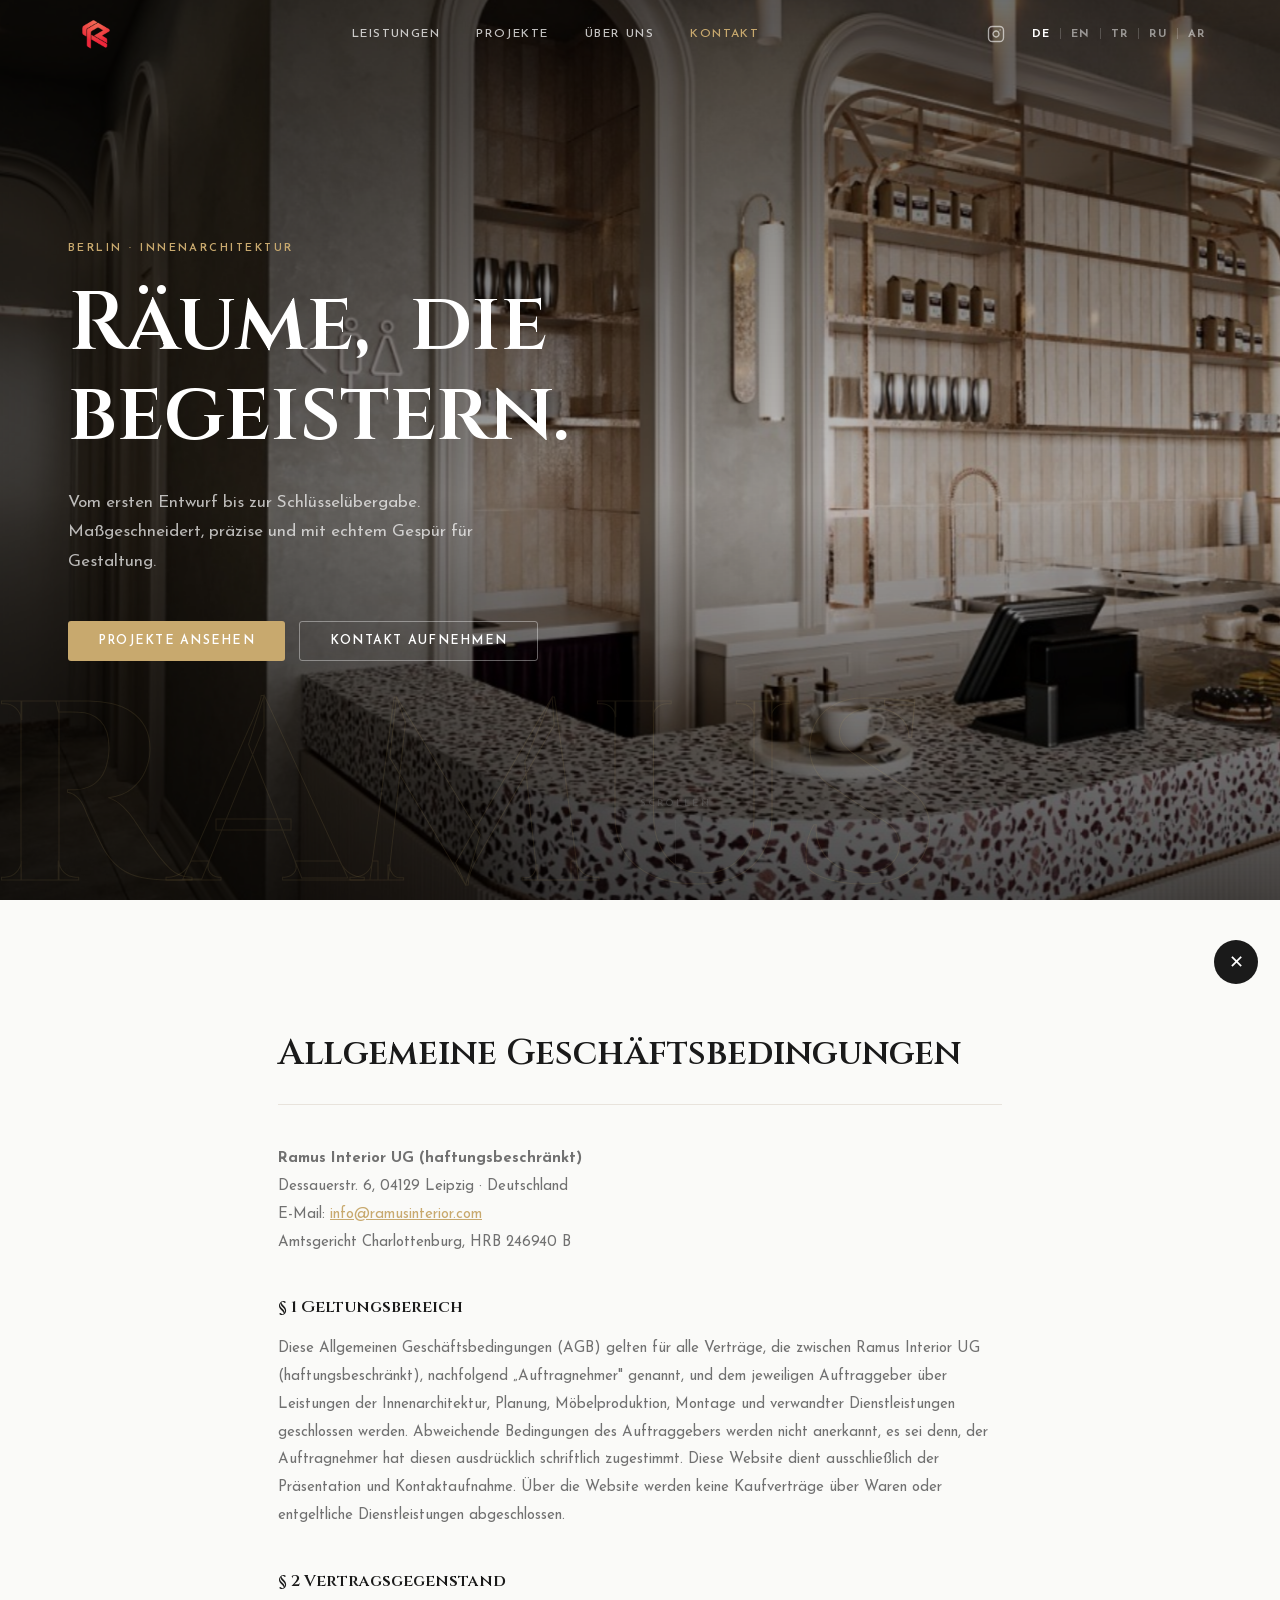
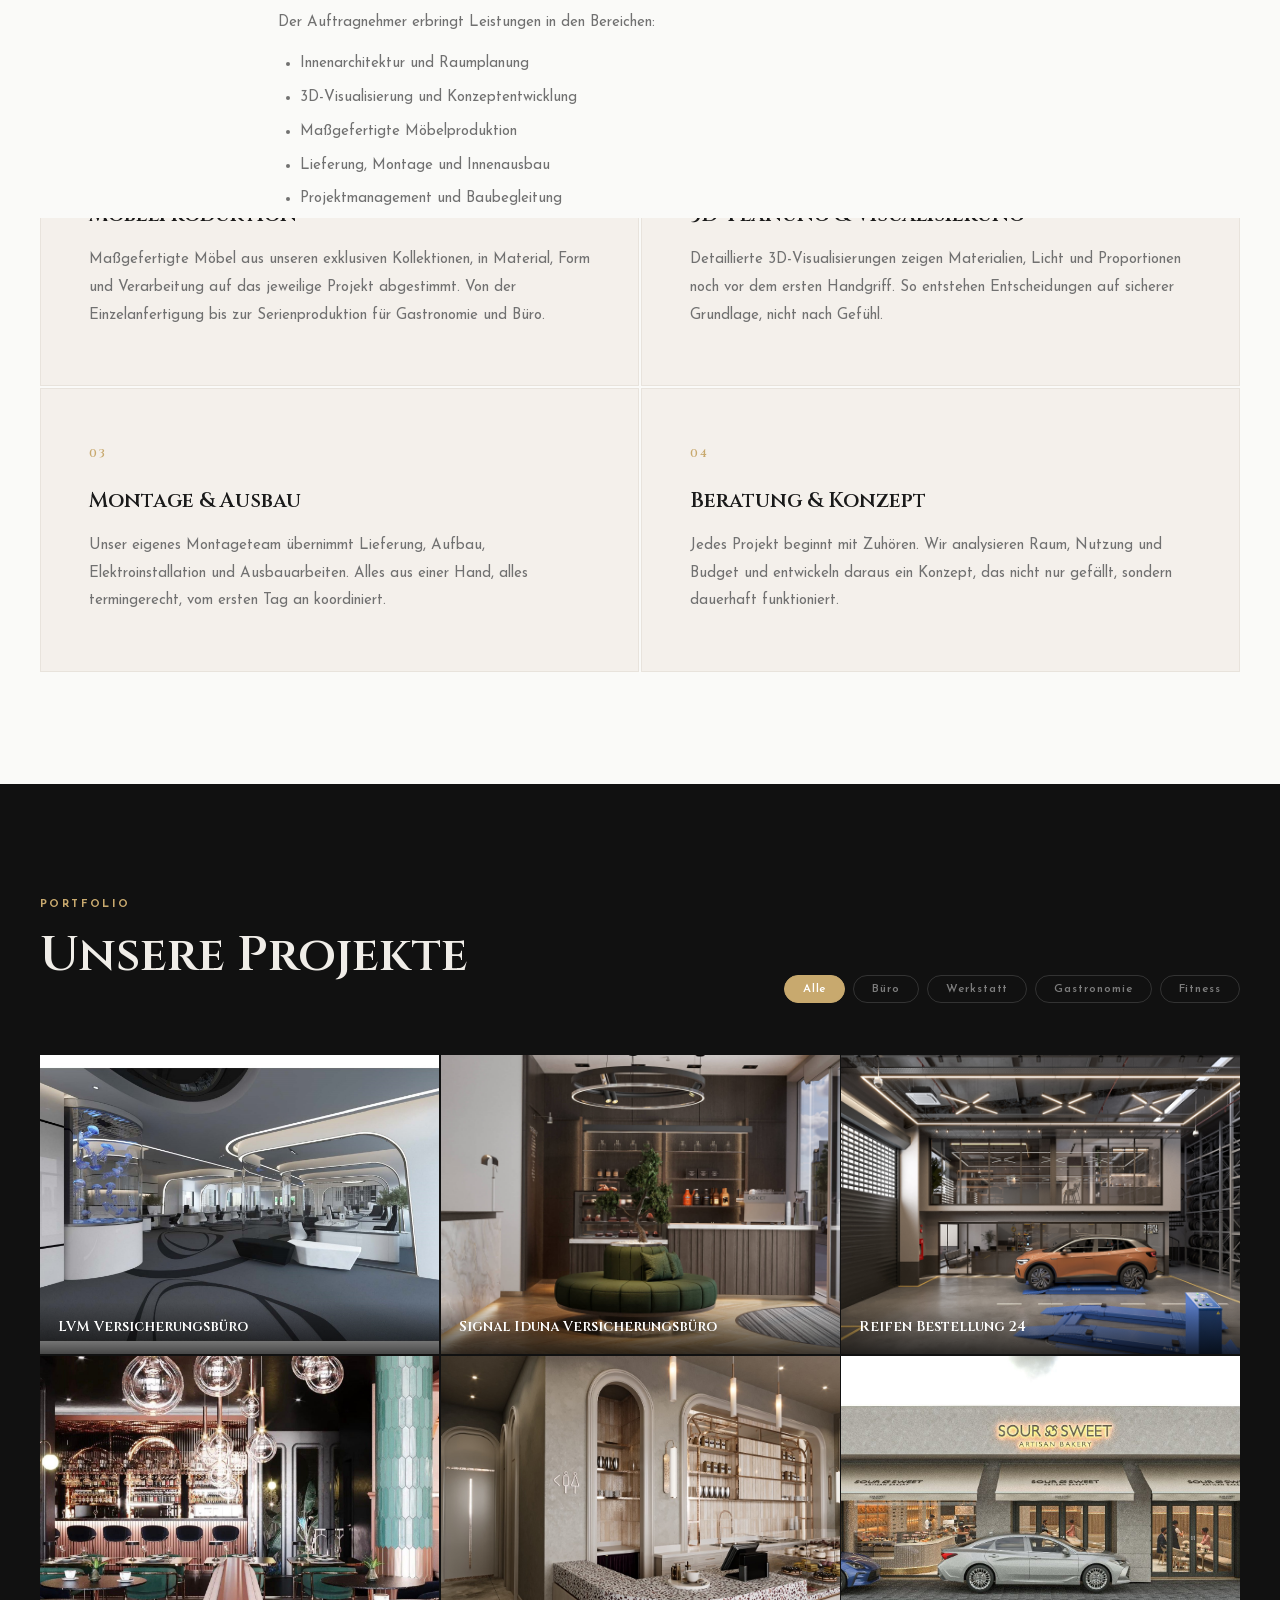
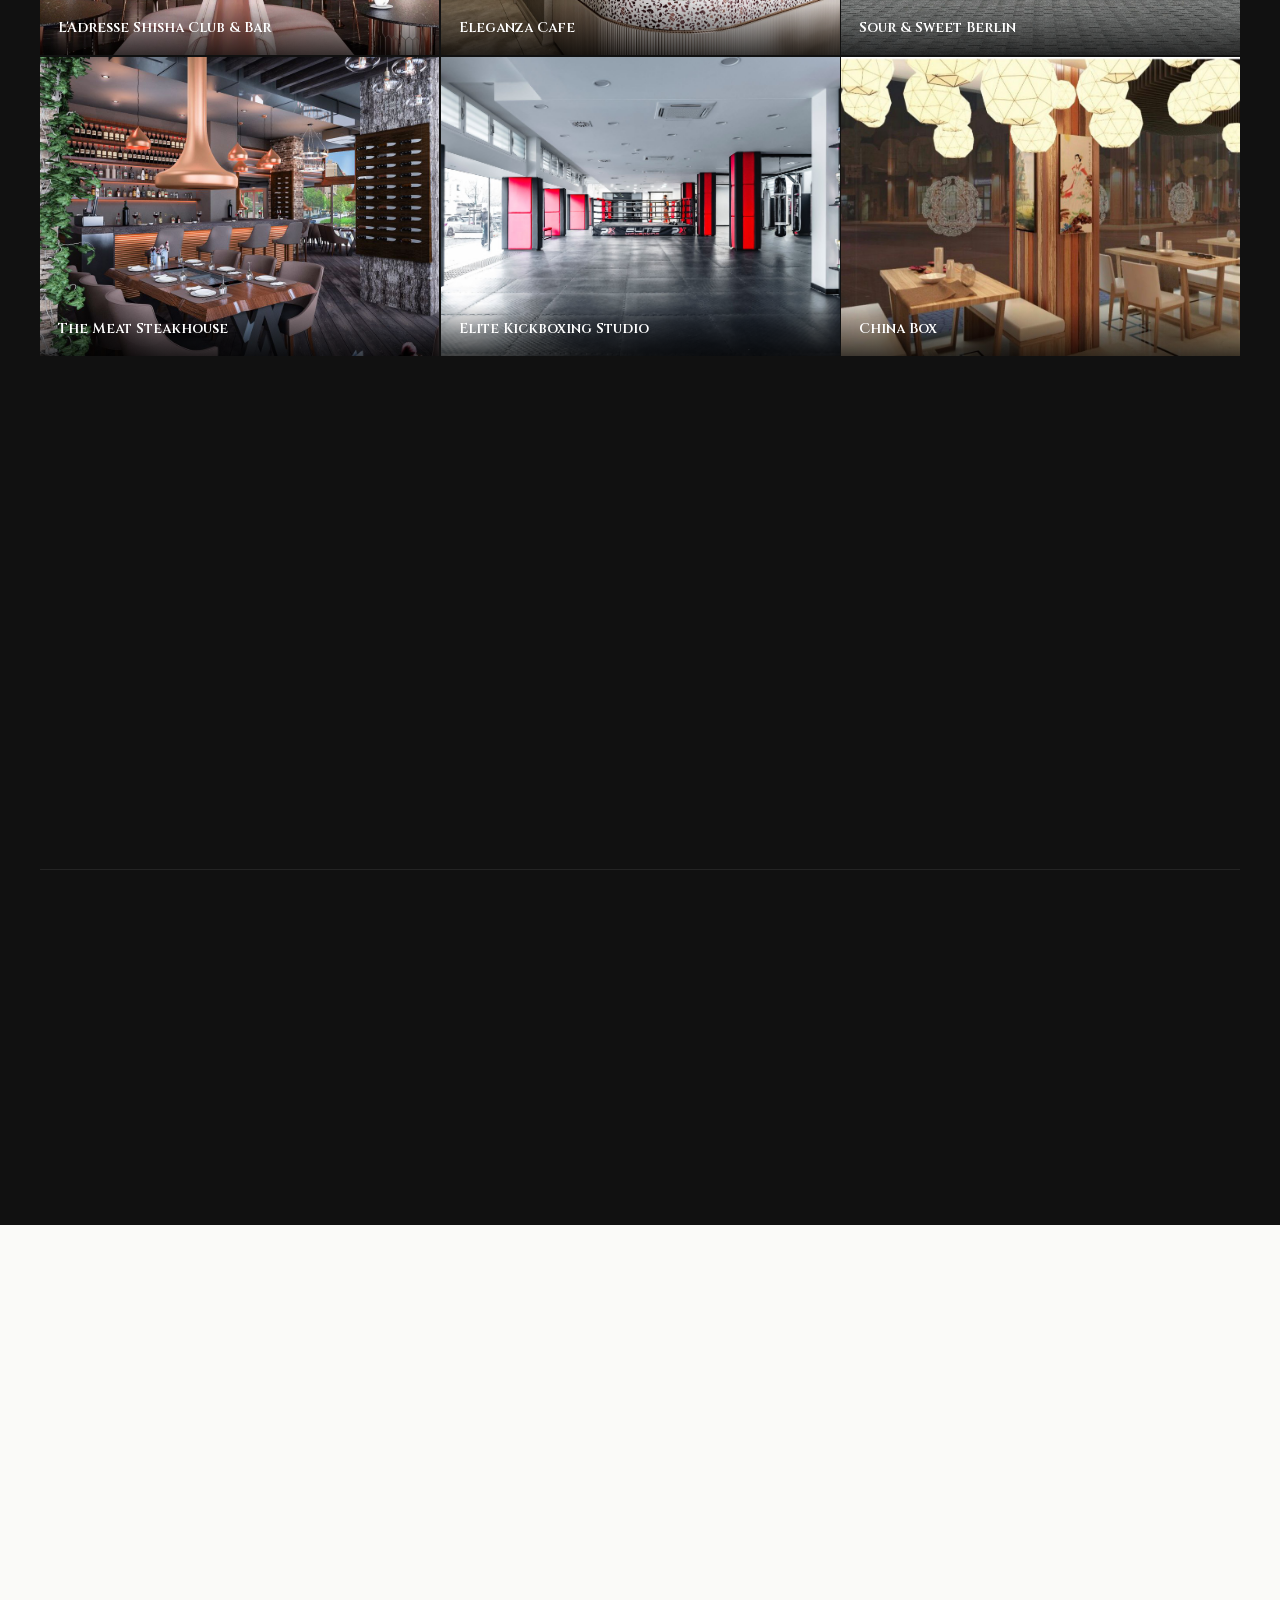
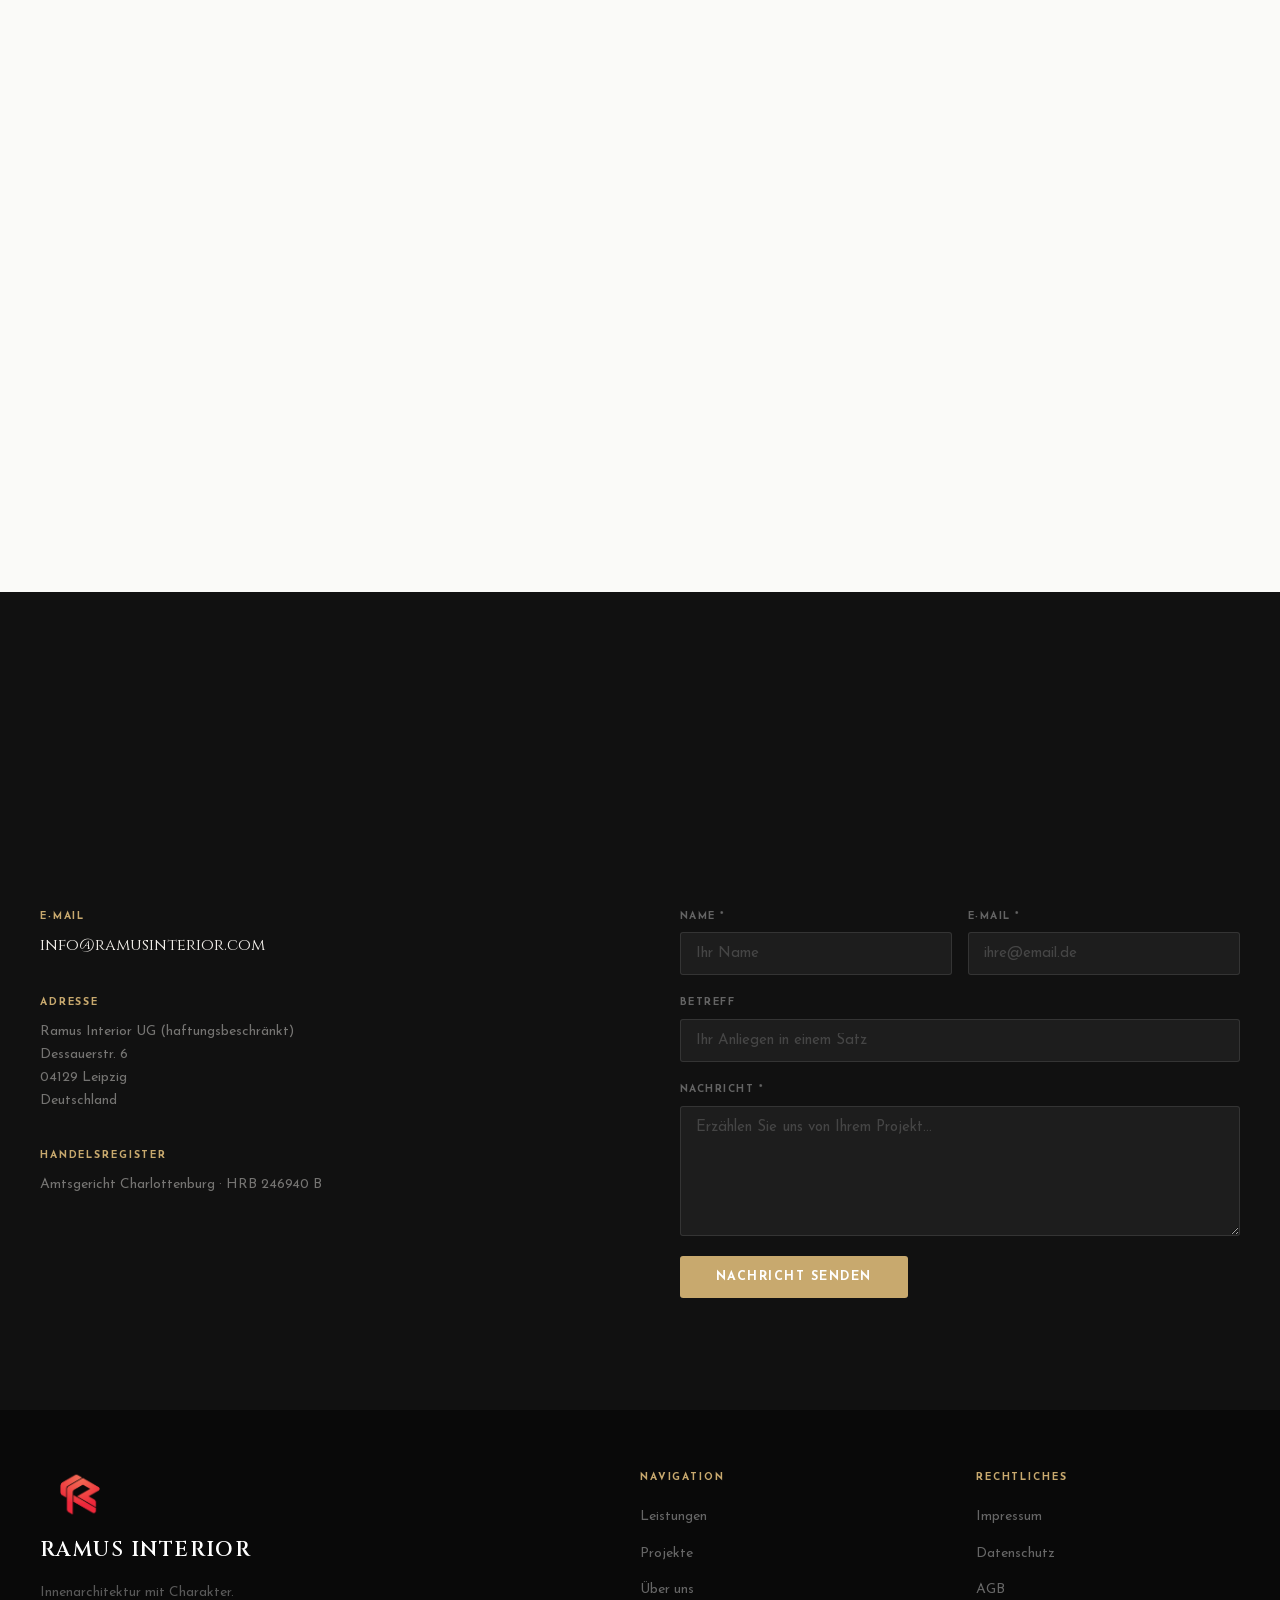
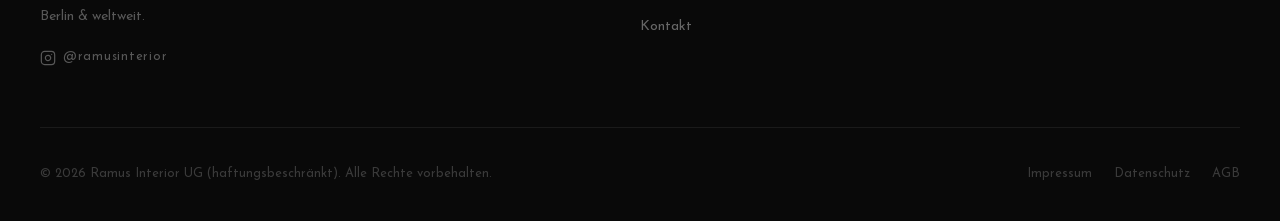
<file: index.html>
<!DOCTYPE html>
<html lang="de">
<head>
  <meta charset="UTF-8" />
  <meta name="viewport" content="width=device-width, initial-scale=1.0" />
  <meta name="description" content="Ramus Interior Berlin – Innenarchitektur, maßgefertigte Möbelproduktion und schlüsselfertige Inneneinrichtung für Gastronomie, Büro und Fitness. 20+ Jahre Erfahrung. Vom Entwurf bis zur Übergabe." />
  <meta name="keywords" content="Innenarchitektur Berlin, Inneneinrichtung Berlin, maßgefertigte Möbel Berlin, Gastronomieeinrichtung Berlin, Büroeinrichtung Berlin, Innenausbau Berlin, 3D Raumplanung Berlin, Interior Design Berlin, Möbelproduktion Berlin, schlüsselfertige Inneneinrichtung, Ramus Interior" />
  <meta name="robots" content="index, follow" />
  <meta name="author" content="Ramus Interior UG" />
  <meta property="og:type" content="website" />
  <meta property="og:locale" content="de_DE" />
  <meta property="og:title" content="Ramus Interior – Innenarchitektur & Möbelproduktion Berlin" />
  <meta property="og:description" content="Maßgefertigte Innenarchitektur für Gastronomie, Büro und Fitness. Von der 3D-Planung bis zur schlüsselfertigen Übergabe. Berlin und deutschlandweit." />
  <meta property="og:url" content="https://ramusinterior.de/" />
  <meta property="og:site_name" content="Ramus Interior" />
  <meta property="og:image" content="images/uploads/Eleganze-Cafe-1.jpeg" />
  <meta name="twitter:card" content="summary_large_image" />
  <meta name="twitter:title" content="Ramus Interior – Innenarchitektur Berlin" />
  <meta name="twitter:description" content="Maßgefertigte Innenarchitektur und Möbelproduktion für Gastronomie, Büro und Fitness. Berlin & deutschlandweit." />
  <title>Ramus Interior – Innenarchitektur & Möbelproduktion Berlin</title>
  <link rel="icon" type="image/png" href="favicon.png" />
  <link rel="apple-touch-icon" href="favicon.png" />

  <script type="application/ld+json">
  {
    "@context": "https://schema.org",
    "@type": "InteriorDesigner",
    "name": "Ramus Interior UG",
    "description": "Innenarchitektur, maßgefertigte Möbelproduktion und schlüsselfertige Inneneinrichtung für Gastronomie, Büro und Fitness in Berlin und deutschlandweit.",
    "url": "https://ramusinterior.de/",
    "email": "info@ramusinterior.com",
    "address": {
      "@type": "PostalAddress",
      "streetAddress": "Dessauerstr. 6",
      "postalCode": "04129",
      "addressLocality": "Leipzig",
      "addressCountry": "DE"
    },
    "areaServed": ["Berlin", "Deutschland"],
    "serviceType": ["Innenarchitektur", "Möbelproduktion", "Innenausbau", "3D-Raumplanung", "Gastronomieeinrichtung", "Büroeinrichtung"],
    "foundingDate": "2005",
    "numberOfEmployees": { "@type": "QuantitativeValue", "value": 10 },
    "knowsLanguage": ["de", "en", "tr"]
  }
  </script>

  <style>
    /* ─── SELF-HOSTED FONTS ───────────────────────────────────── */
    @font-face {
      font-family: 'Cinzel';
      font-style: normal;
      font-weight: 400 700;
      font-display: swap;
      src: url('fonts/cinzel-latin-ext.woff2') format('woff2');
      unicode-range: U+0100-02BA, U+02BD-02C5, U+02C7-02CC, U+02CE-02D7, U+02DD-02FF, U+0304, U+0308, U+0329, U+1D00-1DBF, U+1E00-1E9F, U+1EF2-1EFF, U+2020, U+20A0-20AB, U+20AD-20C0, U+2113, U+2C60-2C7F, U+A720-A7FF;
    }
    @font-face {
      font-family: 'Cinzel';
      font-style: normal;
      font-weight: 400 700;
      font-display: swap;
      src: url('fonts/cinzel-latin.woff2') format('woff2');
      unicode-range: U+0000-00FF, U+0131, U+0152-0153, U+02BB-02BC, U+02C6, U+02DA, U+02DC, U+0304, U+0308, U+0329, U+2000-206F, U+20AC, U+2122, U+2191, U+2193, U+2212, U+2215, U+FEFF, U+FFFD;
    }
    @font-face {
      font-family: 'Josefin Sans';
      font-style: normal;
      font-weight: 300 700;
      font-display: swap;
      src: url('fonts/josefin-normal-latin-ext.woff2') format('woff2');
      unicode-range: U+0100-02BA, U+02BD-02C5, U+02C7-02CC, U+02CE-02D7, U+02DD-02FF, U+0304, U+0308, U+0329, U+1D00-1DBF, U+1E00-1E9F, U+1EF2-1EFF, U+2020, U+20A0-20AB, U+20AD-20C0, U+2113, U+2C60-2C7F, U+A720-A7FF;
    }
    @font-face {
      font-family: 'Josefin Sans';
      font-style: normal;
      font-weight: 300 700;
      font-display: swap;
      src: url('fonts/josefin-normal-latin.woff2') format('woff2');
      unicode-range: U+0000-00FF, U+0131, U+0152-0153, U+02BB-02BC, U+02C6, U+02DA, U+02DC, U+0304, U+0308, U+0329, U+2000-206F, U+20AC, U+2122, U+2191, U+2193, U+2212, U+2215, U+FEFF, U+FFFD;
    }
    @font-face {
      font-family: 'Josefin Sans';
      font-style: italic;
      font-weight: 300;
      font-display: swap;
      src: url('fonts/josefin-italic-latin-ext.woff2') format('woff2');
      unicode-range: U+0100-02BA, U+02BD-02C5, U+02C7-02CC, U+02CE-02D7, U+02DD-02FF, U+0304, U+0308, U+0329, U+1D00-1DBF, U+1E00-1E9F, U+1EF2-1EFF, U+2020, U+20A0-20AB, U+20AD-20C0, U+2113, U+2C60-2C7F, U+A720-A7FF;
    }
    @font-face {
      font-family: 'Josefin Sans';
      font-style: italic;
      font-weight: 300;
      font-display: swap;
      src: url('fonts/josefin-italic-latin.woff2') format('woff2');
      unicode-range: U+0000-00FF, U+0131, U+0152-0153, U+02BB-02BC, U+02C6, U+02DA, U+02DC, U+0304, U+0308, U+0329, U+2000-206F, U+20AC, U+2122, U+2191, U+2193, U+2212, U+2215, U+FEFF, U+FFFD;
    }

    /* ─── TOKENS ──────────────────────────────────────────────── */
    :root {
      --bg:          #FAFAF8;
      --bg-alt:      #F4F0EB;
      --surface:     #FFFFFF;
      --text:        #1A1A1A;
      --muted:       #717171;
      --accent:      #C8A96E;
      --accent-d:    #A88A4E;
      --border:      #E8E3DC;
      --dark:        #111111;
      --dark-s:      #1C1C1C;
      --dark-t:      #F0EDE8;
      --dark-m:      rgba(240,237,232,.45);
      --nav-h:       68px;
      --max:         1200px;
      --r:           3px;
      --ease:        cubic-bezier(.4,0,.2,1);
    }

    /* ─── RESET ───────────────────────────────────────────────── */
    *, *::before, *::after { box-sizing: border-box; margin: 0; padding: 0; }
    html { scroll-behavior: smooth; font-size: 16px; }
    body {
      font-family: 'Josefin Sans', sans-serif;
      background: var(--bg);
      color: var(--text);
      overflow-x: hidden;
      line-height: 1.6;
    }

    /* ─── LANGUAGE ────────────────────────────────────────────── */
    body.lang-de .en, body.lang-de .tr, body.lang-de .ru, body.lang-de .ar { display: none !important; }
    body.lang-en .de, body.lang-en .tr, body.lang-en .ru, body.lang-en .ar { display: none !important; }
    body.lang-tr .de, body.lang-tr .en, body.lang-tr .ru, body.lang-tr .ar { display: none !important; }
    body.lang-ru .de, body.lang-ru .en, body.lang-ru .tr, body.lang-ru .ar { display: none !important; }
    body.lang-ar .de, body.lang-ar .en, body.lang-ar .tr, body.lang-ar .ru { display: none !important; }

    /* Arabic RTL */
    body.lang-ar { direction: rtl; }
    body.lang-ar .nav-wrap { flex-direction: row-reverse; }
    body.lang-ar .hero-body { text-align: right; }
    body.lang-ar .about-grid { direction: rtl; }
    body.lang-ar .ft-bottom { flex-direction: row-reverse; }

    /* ─── SKIP LINK ───────────────────────────────────────────── */
    .skip-link {
      position: absolute; top: -100%; left: 24px;
      background: var(--accent); color: #fff;
      padding: 8px 16px; border-radius: var(--r); z-index: 9999;
      font-size: .875rem; font-weight: 600; text-decoration: none;
    }
    .skip-link:focus { top: 8px; }

    /* ─── NAV ─────────────────────────────────────────────────── */
    #nav {
      position: fixed; inset: 0 0 auto 0;
      height: var(--nav-h); z-index: 100;
      transition: background .4s var(--ease), box-shadow .4s var(--ease);
    }
    #nav.scrolled {
      background: rgba(250,250,248,.88);
      backdrop-filter: blur(24px);
      -webkit-backdrop-filter: blur(24px);
      box-shadow: 0 1px 0 rgba(0,0,0,.07);
    }
    .nav-wrap {
      max-width: var(--max); margin: 0 auto; padding: 0 28px;
      height: 100%; display: flex; align-items: center; justify-content: space-between;
    }
    .nav-logo {
      text-decoration: none; display: flex; align-items: center;
    }
    .nav-logo-img { height: 34px; width: auto; display: block; }

    .social-link {
      display: flex; align-items: center; color: rgba(255,255,255,.6);
      text-decoration: none; transition: color .25s var(--ease);
    }
    #nav.scrolled .social-link { color: var(--muted); }
    .social-link:hover { color: var(--accent) !important; }

    .nav-links { display: flex; gap: 36px; list-style: none; }
    .nav-links a {
      font-size: .75rem; font-weight: 500; letter-spacing: .12em;
      text-transform: uppercase; color: rgba(255,255,255,.75);
      text-decoration: none; cursor: pointer;
      transition: color .25s var(--ease);
    }
    #nav.scrolled .nav-links a { color: var(--muted); }
    .nav-links a:hover,
    #nav.scrolled .nav-links a:hover { color: var(--accent); }

    .nav-right { display: flex; align-items: center; gap: 20px; }

    .lang-toggle { display: flex; align-items: center; gap: 2px; }
    .lang-btn {
      background: none; border: none; cursor: pointer; padding: 4px 7px;
      font-family: 'Josefin Sans', sans-serif; font-size: .7rem;
      font-weight: 700; letter-spacing: .1em; color: rgba(255,255,255,.5);
      transition: color .25s;
    }
    #nav.scrolled .lang-btn { color: var(--muted); }
    .lang-btn.active { color: #fff; }
    #nav.scrolled .lang-btn.active { color: var(--text); }
    .lang-sep { color: rgba(255,255,255,.2); font-size: .65rem; user-select: none; }
    #nav.scrolled .lang-sep { color: var(--border); }

    .hamburger {
      display: none; flex-direction: column; gap: 5px;
      background: none; border: none; cursor: pointer; padding: 6px;
    }
    .hamburger span {
      display: block; width: 22px; height: 1.5px;
      background: #fff; transition: all .3s var(--ease);
    }
    #nav.scrolled .hamburger span { background: var(--text); }

    /* ─── MOBILE MENU ─────────────────────────────────────────── */
    #mmenu {
      position: fixed; inset: 0; background: var(--bg); z-index: 200;
      display: flex; flex-direction: column; align-items: center;
      justify-content: center; gap: 32px;
      transform: translateX(100%); transition: transform .4s var(--ease);
    }
    #mmenu.open { transform: none; }
    #mmenu a {
      font-family: 'Cinzel', serif; font-size: 1.75rem; font-weight: 600;
      color: var(--text); text-decoration: none; cursor: pointer;
      transition: color .25s;
    }
    #mmenu a:hover { color: var(--accent); }
    .mmenu-close {
      position: absolute; top: 20px; right: 24px;
      background: none; border: none; font-size: 1.5rem;
      cursor: pointer; color: var(--text); padding: 8px;
    }
    .mmenu-instagram {
      display: inline-flex; align-items: center; gap: 8px; margin-top: 20px;
      font-size: .85rem; color: var(--muted); text-decoration: none;
      transition: color .25s;
    }
    .mmenu-instagram:hover { color: var(--accent); }
    .mmenu-lang { display: flex; gap: 8px; margin-top: 8px; flex-wrap: wrap; justify-content: center; }
    .mmenu-lang button {
      background: none; border: 1px solid var(--border);
      border-radius: 100px; padding: 6px 18px; cursor: pointer;
      font-family: 'Josefin Sans', sans-serif; font-size: .75rem;
      font-weight: 700; letter-spacing: .1em; color: var(--muted);
      transition: all .25s;
    }
    .mmenu-lang button.active {
      background: var(--text); border-color: var(--text); color: #fff;
    }

    /* ─── HERO WRAPPER (sticky scroll room) ──────────────────── */
    #hero-wrapper {
      position: relative;
      height: 160vh;
    }
    @media (max-width: 767px) {
      #hero-wrapper { height: 118vh; }
    }

    /* ─── HERO ────────────────────────────────────────────────── */
    #hero {
      position: sticky; top: 0;
      height: 100svh; min-height: 680px;
      display: flex; align-items: center; overflow: hidden;
    }

    /* ─── HERO BG LAYER (zoom into scene on scroll) ───────────── */
    .hero-bg {
      position: absolute; inset: -10%;
      background-size: cover;
      background-position: center 38%;
      transform-origin: center center;
      will-change: transform, opacity;
      backface-visibility: hidden;
      -webkit-backface-visibility: hidden;
      transform: scale3d(1.08, 1.08, 1);
    }

    /* ─── CINEMATIC REVEAL — GPU-accelerated opacity+scale ─────── */
    @keyframes cinReveal {
      0%   { opacity: 0; transform: scale3d(1.18, 1.18, 1); }
      100% { opacity: 1; transform: scale3d(1.08, 1.08, 1); }
    }
    .hero-bg { animation: cinReveal 0.9s cubic-bezier(0.25, 0.46, 0.45, 0.94) forwards; }

    /* ─── HERO VEIL (dark gradient) ──────────────────────────── */
    .hero-veil {
      position: absolute; inset: 0; z-index: 1;
      background:
        linear-gradient(to bottom, rgba(0,0,0,.55) 0%, rgba(0,0,0,.18) 55%, rgba(0,0,0,.65) 100%),
        linear-gradient(to right,  rgba(0,0,0,.55) 0%, rgba(0,0,0,.05) 60%);
      will-change: opacity;
    }

    /* ─── AMBIENT BRAND TEXT (background watermark) ──────────── */
    .hero-ambient {
      position: absolute; bottom: -0.12em; left: -0.04em; z-index: 1;
      font-family: 'Cinzel', serif;
      font-size: clamp(7rem, 20vw, 18rem);
      font-weight: 700; letter-spacing: -0.02em; line-height: 1;
      color: transparent;
      -webkit-text-stroke: 1px rgba(200,169,110,0.12);
      pointer-events: none; user-select: none; white-space: nowrap;
      will-change: transform; transform: translateZ(0);
    }

    /* ─── HERO BODY ───────────────────────────────────────────── */
    .hero-body {
      position: relative; z-index: 2;
      max-width: var(--max); margin: 0 auto; padding: 0 28px; width: 100%;
      will-change: transform, opacity;
      perspective: 800px;
    }

    /* ─── 3D WORD SPLIT animation ─────────────────────────────── */
    .hw { display: inline-block; overflow: hidden; vertical-align: bottom; margin-right: .22em; }
    .hw span {
      display: inline-block;
      transform: translateY(110%) rotateX(40deg);
      transform-origin: bottom center;
      animation: hwUp3d 1s cubic-bezier(0.16, 1, 0.3, 1) forwards;
    }
    @keyframes hwUp3d {
      to { transform: translateY(0) rotateX(0deg); }
    }
    .hero-eye {
      font-size: .7rem; font-weight: 600; letter-spacing: .22em;
      text-transform: uppercase; color: var(--accent); margin-bottom: 22px;
      opacity: 0; transform: translateY(18px);
      animation: up .8s var(--ease) forwards .3s;
    }
    .hero-h1 {
      font-family: 'Cinzel', serif;
      font-size: clamp(2.8rem, 6.5vw, 5.75rem);
      font-weight: 600; line-height: 1.08; color: #fff;
      margin-bottom: 28px; max-width: 680px;
      opacity: 0; /* JS will handle */
      animation: none;
    }
    .hero-sub {
      font-size: 1.0625rem; line-height: 1.75;
      color: rgba(255,255,255,.7); max-width: 460px; margin-bottom: 44px;
      opacity: 0; transform: translateY(18px);
      animation: up .8s var(--ease) forwards .72s;
    }
    .hero-ctas {
      display: flex; gap: 14px; flex-wrap: wrap;
      opacity: 0; transform: translateY(18px);
      animation: up .8s var(--ease) forwards .9s;
    }
    .btn-p {
      display: inline-flex; align-items: center; gap: 8px;
      padding: 14px 30px; background: var(--accent); color: #fff;
      font-family: 'Josefin Sans', sans-serif; font-size: .78rem;
      font-weight: 600; letter-spacing: .1em; text-transform: uppercase;
      border: none; border-radius: var(--r); cursor: pointer;
      transition: background .25s, transform .2s;
    }
    .btn-p:hover { background: var(--accent-d); transform: translateY(-1px); }
    .btn-g {
      display: inline-flex; align-items: center; gap: 8px;
      padding: 13px 30px; background: transparent; color: #fff;
      font-family: 'Josefin Sans', sans-serif; font-size: .78rem;
      font-weight: 600; letter-spacing: .1em; text-transform: uppercase;
      border: 1.5px solid rgba(255,255,255,.38); border-radius: var(--r);
      cursor: pointer; transition: all .25s;
    }
    .btn-g:hover { background: rgba(255,255,255,.1); border-color: rgba(255,255,255,.65); }

    .hero-scroll {
      position: absolute; bottom: 36px; left: 50%; transform: translateX(-50%);
      display: flex; flex-direction: column; align-items: center; gap: 8px;
      color: rgba(255,255,255,.4); font-size: .63rem; letter-spacing: .18em;
      text-transform: uppercase;
      opacity: 0; animation: up .8s var(--ease) forwards 1.2s;
    }
    .scroll-line {
      width: 1px; height: 44px;
      background: rgba(255,255,255,.18); overflow: hidden; position: relative;
    }
    .scroll-line::after {
      content: ''; position: absolute; top: -100%; left: 0;
      width: 100%; height: 100%; background: rgba(255,255,255,.7);
      animation: slide 1.6s ease-in-out infinite;
    }

    @keyframes up { to { opacity: 1; transform: none; } }
    @keyframes slide { 0%{top:-100%} 100%{top:100%} }

    /* ─── HERO REFERENCE CARDS ───────────────────────────────── */
    .hero-refs {
      position: absolute; right: 0; top: 0; bottom: 0;
      width: 44%; z-index: 3; display: flex;
      align-items: center; justify-content: center;
      pointer-events: none;
    }
    .hero-refs-inner { position: relative; width: 300px; height: 440px; }
    .hrc {
      position: absolute; border-radius: 14px; overflow: hidden;
      background: rgba(14,14,14,.82);
      backdrop-filter: blur(22px); -webkit-backdrop-filter: blur(22px);
      border: 1px solid rgba(200,169,110,.22);
      transition: all .75s cubic-bezier(.16,1,.3,1);
      opacity: 0; will-change: opacity, transform;
    }
    .hrc[data-slot="0"] {
      width: 286px; top: 0; left: 0; z-index: 3; opacity: 1;
      box-shadow: 0 28px 60px rgba(0,0,0,.55);
    }
    .hrc[data-slot="1"] {
      width: 232px; top: 188px; left: 52px; z-index: 2;
      opacity: .72; transform: scale(.95);
      box-shadow: 0 14px 36px rgba(0,0,0,.4);
    }
    .hrc[data-slot="2"] {
      width: 192px; top: 330px; left: 94px; z-index: 1;
      opacity: .42; transform: scale(.88);
    }
    .hrc[data-slot="out"] {
      width: 286px; top: -60px; left: 0; z-index: 0;
      opacity: 0; transform: translateY(-20px) scale(.9);
    }
    .hrc-img { width: 100%; aspect-ratio: 4/3; object-fit: cover; display: block; }
    .hrc-info { padding: 13px 16px 15px; }
    .hrc-badge {
      display: inline-block; font-size: .58rem; font-weight: 700;
      letter-spacing: .14em; text-transform: uppercase; color: var(--accent);
      background: rgba(200,169,110,.13); border-radius: 100px;
      padding: 3px 9px; margin-bottom: 7px;
    }
    .hrc-name {
      font-family: 'Cinzel', serif; font-size: .88rem;
      font-weight: 600; color: #fff; margin-bottom: 3px;
    }
    .hrc-loc { font-size: .68rem; color: rgba(255,255,255,.48); letter-spacing: .05em; }
    @media (max-width: 1060px) { .hero-refs { display: none; } }

    /* ─── SHARED SECTION ──────────────────────────────────────── */
    section { padding: 112px 28px; }
    .wrap { max-width: var(--max); margin: 0 auto; }
    .sec-label {
      font-size: .68rem; font-weight: 700; letter-spacing: .22em;
      text-transform: uppercase; color: var(--accent); margin-bottom: 14px;
    }
    .sec-h2 {
      font-family: 'Cinzel', serif;
      font-size: clamp(1.9rem, 3.8vw, 3.2rem);
      font-weight: 600; line-height: 1.14; color: var(--text); margin-bottom: 20px;
    }
    .sec-sub {
      font-size: 1.0625rem; line-height: 1.75; color: var(--muted); max-width: 540px;
    }

    /* scroll-in */
    .reveal {
      opacity: 0; transform: translateY(28px);
      transition: opacity .7s var(--ease), transform .7s var(--ease);
    }
    .reveal.in { opacity: 1; transform: none; }
    .d1 { transition-delay: .1s; } .d2 { transition-delay: .18s; }
    .d3 { transition-delay: .26s; } .d4 { transition-delay: .34s; }

    /* ─── SERVICES ────────────────────────────────────────────── */
    #services { background: var(--bg); }
    .svc-head { margin-bottom: 64px; }

    /* ─── PROJECTS ────────────────────────────────────────────── */
    #projects { background: var(--dark); }
    #projects .sec-h2 { color: var(--dark-t); }

    .proj-head {
      display: flex; align-items: flex-end; justify-content: space-between;
      margin-bottom: 52px; flex-wrap: wrap; gap: 28px;
    }
    .filters { display: flex; gap: 8px; flex-wrap: wrap; }
    .filt {
      padding: 7px 18px; border-radius: 100px;
      border: 1px solid rgba(255,255,255,.14);
      background: transparent; color: rgba(255,255,255,.45);
      font-family: 'Josefin Sans', sans-serif; font-size: .72rem;
      font-weight: 600; letter-spacing: .08em; cursor: pointer;
      transition: all .25s var(--ease);
    }
    .filt:hover { border-color: rgba(255,255,255,.35); color: rgba(255,255,255,.8); }
    .filt.on { background: var(--accent); border-color: var(--accent); color: #fff; }

    .proj-grid {
      display: grid; grid-template-columns: repeat(3,1fr); gap: 2px;
    }
    .proj-card {
      position: relative; aspect-ratio: 4/3; overflow: hidden;
      cursor: pointer; background: #1e1e1e;
      transition: opacity .3s var(--ease);
    }
    .proj-card.hide { display: none; }
    .proj-card img {
      width: 100%; height: 100%; object-fit: cover;
      transition: transform .65s var(--ease);
    }
    .proj-card:hover img { transform: scale(1.06); }
    .proj-hover {
      position: absolute; inset: 0;
      background: linear-gradient(to top, rgba(0,0,0,.76) 0%, transparent 58%);
      opacity: 0; transition: opacity .3s var(--ease);
      display: flex; align-items: flex-end; padding: 28px;
    }
    .proj-card:hover .proj-hover { opacity: 1; }
    .proj-card:hover .proj-strip { opacity: 0; }
    .proj-hover-body { transform: translateY(6px); transition: transform .3s var(--ease); }
    .proj-card:hover .proj-hover-body { transform: none; }
    .proj-tag {
      font-size: .65rem; font-weight: 700; letter-spacing: .14em;
      text-transform: uppercase; color: var(--accent); margin-bottom: 6px;
    }
    .proj-name-h {
      font-family: 'Cinzel', serif; font-size: 1.05rem;
      font-weight: 600; color: #fff; margin-bottom: 3px;
    }
    .proj-meta { font-size: .78rem; color: rgba(255,255,255,.55); }

    /* always-visible label strip */
    .proj-strip {
      position: absolute; bottom: 0; left: 0; right: 0;
      padding: 14px 18px 16px;
      background: linear-gradient(to top,rgba(0,0,0,.72),transparent);
      pointer-events: none;
      opacity: 1; transition: opacity .3s var(--ease);
    }
    .proj-strip-name {
      font-family: 'Cinzel', serif; font-size: .875rem;
      font-weight: 600; color: #fff;
    }

    /* ─── STATS ───────────────────────────────────────────────── */
    #stats { background: var(--dark); padding: 100px 28px; }
    .stats-grid {
      display: grid; grid-template-columns: repeat(3,1fr); gap: 2px;
      border-top: 1px solid rgba(255,255,255,.08);
    }
    .stat {
      padding: 52px 44px;
      border-right: 1px solid rgba(255,255,255,.08);
      border-bottom: 1px solid rgba(255,255,255,.08);
    }
    .stat:last-child { border-right: none; }
    .stat-num {
      font-family: 'Cinzel', serif;
      font-size: clamp(2.8rem, 4.5vw, 4.5rem);
      font-weight: 600; line-height: 1; color: var(--dark-t);
      margin-bottom: 14px; display: flex; align-items: baseline; gap: 3px;
    }
    .stat-sfx { font-size: .55em; color: var(--accent); }
    .stat-lbl {
      font-family: 'Cinzel', serif; font-size: .875rem; font-weight: 600;
      letter-spacing: .06em; color: rgba(255,255,255,.65); margin-bottom: 10px;
    }
    .stat-txt { font-size: .875rem; line-height: 1.65; color: rgba(255,255,255,.35); }

    /* ─── ABOUT ───────────────────────────────────────────────── */
    #about { background: var(--bg); }
    .about-grid {
      display: grid; grid-template-columns: 1fr 1fr; gap: 88px; align-items: center;
    }
    .about-imgs { position: relative; padding-bottom: 48px; }
    .about-main {
      width: 100%; aspect-ratio: 4/5; object-fit: cover; display: block;
    }
    .about-accent {
      position: absolute; bottom: 0; left: -32px;
      width: 52%; aspect-ratio: 1; object-fit: cover;
      border: 5px solid var(--bg);
    }
    .about-txt {}
    .about-body {
      font-size: 1.0625rem; line-height: 1.9; color: var(--muted); margin-bottom: 20px;
    }

    /* ─── CONTACT ─────────────────────────────────────────────── */
    #contact { background: var(--dark); }
    #contact .sec-h2 { color: var(--dark-t); }
    .contact-sub { font-size: 1.0625rem; line-height: 1.75; color: var(--dark-m); max-width: 520px; }
    .contact-grid {
      display: grid; grid-template-columns: 1fr 1fr; gap: 80px; margin-top: 68px;
    }
    .ci-item { margin-bottom: 36px; }
    .ci-lbl {
      font-size: .65rem; font-weight: 700; letter-spacing: .18em;
      text-transform: uppercase; color: var(--accent); margin-bottom: 8px;
    }
    .ci-val {
      font-family: 'Cinzel', serif; font-size: 1rem; color: var(--dark-t); line-height: 1.6;
    }
    .ci-val a { color: inherit; text-decoration: none; transition: color .25s; }
    .ci-val a:hover { color: var(--accent); }
    .ci-sub {
      font-family: 'Josefin Sans', sans-serif; font-size: .875rem;
      color: var(--dark-m); line-height: 1.65;
    }

    .cform { display: flex; flex-direction: column; gap: 20px; }
    .crow { display: grid; grid-template-columns: 1fr 1fr; gap: 16px; }
    .cg { display: flex; flex-direction: column; gap: 7px; }
    .cg label {
      font-size: .65rem; font-weight: 700; letter-spacing: .14em;
      text-transform: uppercase; color: rgba(255,255,255,.35);
    }
    .cg input, .cg textarea {
      background: rgba(255,255,255,.05); border: 1px solid rgba(255,255,255,.1);
      color: #fff; padding: 13px 15px; border-radius: var(--r);
      font-family: 'Josefin Sans', sans-serif; font-size: .9375rem;
      outline: none; transition: border-color .25s; width: 100%;
    }
    .cg input:focus, .cg textarea:focus { border-color: var(--accent); }
    .cg input::placeholder, .cg textarea::placeholder { color: rgba(255,255,255,.18); }
    .cg textarea { resize: vertical; min-height: 130px; }
    .csubmit {
      align-self: flex-start; padding: 15px 36px;
      background: var(--accent); color: #fff; border: none; border-radius: var(--r);
      font-family: 'Josefin Sans', sans-serif; font-size: .78rem;
      font-weight: 700; letter-spacing: .12em; text-transform: uppercase;
      cursor: pointer; transition: background .25s, transform .2s;
    }
    .csubmit:hover { background: var(--accent-d); transform: translateY(-1px); }

    /* ─── FOOTER ──────────────────────────────────────────────── */
    footer { background: #090909; padding: 60px 28px 36px; }
    .ft-wrap { max-width: var(--max); margin: 0 auto; }
    .ft-top {
      display: grid; grid-template-columns: 2fr 1fr 1fr;
      gap: 72px; padding-bottom: 52px;
      border-bottom: 1px solid rgba(255,255,255,.07); margin-bottom: 36px;
    }
    .ft-brand {
      font-family: 'Cinzel', serif; font-size: 1.3rem; font-weight: 600;
      color: #fff; letter-spacing: .07em; margin-bottom: 14px;
    }
    .ft-tagline { font-size: .875rem; line-height: 1.75; color: rgba(255,255,255,.32); }
    .ft-instagram {
      display: inline-flex; align-items: center; gap: 7px; margin-top: 18px;
      font-size: .78rem; letter-spacing: .06em; color: rgba(255,255,255,.32);
      text-decoration: none; transition: color .25s;
    }
    .ft-instagram:hover { color: var(--accent); }
    .ft-col-h {
      font-size: .65rem; font-weight: 700; letter-spacing: .18em;
      text-transform: uppercase; color: var(--accent); margin-bottom: 18px;
    }
    .ft-links { list-style: none; display: flex; flex-direction: column; gap: 11px; }
    .ft-links a {
      font-size: .875rem; color: rgba(255,255,255,.38); text-decoration: none;
      cursor: pointer; transition: color .25s;
    }
    .ft-links a:hover { color: rgba(255,255,255,.75); }
    .ft-bottom {
      display: flex; align-items: center; justify-content: space-between;
      flex-wrap: wrap; gap: 14px;
    }
    .ft-copy { font-size: .8rem; color: rgba(255,255,255,.2); }
    .ft-legal { display: flex; gap: 22px; }
    .ft-legal a {
      font-size: .8rem; color: rgba(255,255,255,.2);
      text-decoration: none; cursor: pointer; transition: color .25s;
    }
    .ft-legal a:hover { color: rgba(255,255,255,.55); }

    /* ─── PAGE OVERLAY (Impressum / Datenschutz) ──────────────── */
    .pov {
      position: fixed; inset: 0; background: var(--bg); z-index: 300;
      overflow-y: auto; transform: translateY(102%);
      transition: transform .52s var(--ease);
    }
    .pov.open { transform: none; }
    .pov-inner { max-width: 780px; margin: 0 auto; padding: 108px 28px 88px; }
    .pov-close {
      position: fixed; top: 22px; right: 22px;
      width: 44px; height: 44px; border-radius: 50%;
      background: var(--text); color: #fff; border: none; cursor: pointer;
      display: flex; align-items: center; justify-content: center;
      font-size: 1.1rem; z-index: 301; transition: background .25s;
    }
    .pov-close:hover { background: var(--accent); }
    .pov-h1 {
      font-family: 'Cinzel', serif; font-size: 2.2rem; font-weight: 600;
      color: var(--text); margin-bottom: 40px; padding-bottom: 22px;
      border-bottom: 1px solid var(--border);
    }
    .pov-body { font-size: .9375rem; line-height: 1.85; color: var(--muted); }
    .pov-body h3 {
      font-family: 'Cinzel', serif; font-size: 1.05rem; font-weight: 600;
      color: var(--text); margin: 36px 0 12px;
    }
    .pov-body p { margin-bottom: 14px; }
    .pov-body ul { padding-left: 22px; margin-bottom: 14px; }
    .pov-body ul li { margin-bottom: 6px; }
    .pov-body a { color: var(--accent); }

    /* ─── PROJECT MODAL ───────────────────────────────────────── */
    #pmodal {
      position: fixed; inset: 0; z-index: 400;
      background: rgba(0,0,0,.82); backdrop-filter: blur(10px);
      display: flex; align-items: center; justify-content: center; padding: 20px;
      opacity: 0; pointer-events: none; transition: opacity .3s var(--ease);
    }
    #pmodal.open { opacity: 1; pointer-events: all; }
    .pmodal-box {
      background: var(--surface); max-width: 900px; width: 100%;
      max-height: 90svh; overflow-y: auto; border-radius: 8px;
      transform: scale(.96) translateY(12px);
      transition: transform .32s var(--ease);
    }
    #pmodal.open .pmodal-box { transform: none; }
    .pmodal-img-wrap { position: relative; }
    .pmodal-img { width: 100%; aspect-ratio: 16/9; object-fit: cover; display: block; }
    .pmodal-arrow {
      position: absolute; top: 50%; transform: translateY(-50%);
      width: 44px; height: 44px; border-radius: 50%;
      background: rgba(0,0,0,.48); backdrop-filter: blur(6px);
      color: #fff; border: none; cursor: pointer; font-size: 1.25rem;
      display: flex; align-items: center; justify-content: center;
      transition: background .22s, transform .22s;
      z-index: 2;
    }
    .pmodal-arrow:hover { background: rgba(0,0,0,.78); transform: translateY(-50%) scale(1.08); }
    .pmodal-prev { left: 12px; }
    .pmodal-next { right: 12px; }
    .pmodal-close {
      position: absolute; top: 14px; right: 14px;
      width: 38px; height: 38px; border-radius: 50%;
      background: rgba(0,0,0,.55); backdrop-filter: blur(6px);
      color: #fff; border: none; cursor: pointer;
      display: flex; align-items: center; justify-content: center; font-size: 1rem;
      transition: background .25s;
    }
    .pmodal-close:hover { background: rgba(0,0,0,.8); }
    .img-dots {
      position: absolute; bottom: 14px; left: 50%; transform: translateX(-50%);
      display: flex; gap: 6px;
    }
    .img-dot {
      width: 7px; height: 7px; border-radius: 50%; border: none; cursor: pointer;
      background: rgba(255,255,255,.4); padding: 0; transition: background .2s;
    }
    .img-dot.on { background: #fff; }
    .pmodal-body { padding: 40px 44px 44px; }
    .pmodal-tag { font-size: .65rem; font-weight: 700; letter-spacing: .16em; text-transform: uppercase; color: var(--accent); margin-bottom: 10px; }
    .pmodal-title { font-family: 'Cinzel', serif; font-size: 1.8rem; font-weight: 600; color: var(--text); margin-bottom: 28px; }
    .pmodal-meta {
      display: flex; gap: 36px; margin-bottom: 28px; padding-bottom: 28px;
      border-bottom: 1px solid var(--border); flex-wrap: wrap;
    }
    .pmodal-mi {}
    .pmodal-ml { font-size: .63rem; font-weight: 700; letter-spacing: .13em; text-transform: uppercase; color: var(--muted); margin-bottom: 4px; }
    .pmodal-mv { font-family: 'Cinzel', serif; font-size: .9375rem; color: var(--text); }
    .pmodal-desc { font-size: 1rem; line-height: 1.85; color: var(--muted); }

    /* ─── APPLE-STYLE ENHANCEMENTS ─── */

    /* Clip-path line reveal for section headings */
    .line-mask { overflow: hidden; display: block; }
    .line-mask-inner {
      display: block;
      transform: translateY(110%);
      transition: transform 1s cubic-bezier(0.16, 1, 0.3, 1);
    }
    .reveal.in .line-mask-inner { transform: translateY(0); }

    /* Word-split hero animation */
    .hw { display: inline-block; overflow: hidden; vertical-align: bottom; margin-right: .22em; }
    .hw span {
      display: inline-block;
      transform: translateY(115%);
      animation: hwUp 0.9s cubic-bezier(0.16, 1, 0.3, 1) forwards;
    }
    @keyframes hwUp { to { transform: translateY(0); } }

    /* Stagger extra delays */
    .d5 { transition-delay: .42s; }
    .d6 { transition-delay: .52s; }
    .d7 { transition-delay: .62s; }
    .d8 { transition-delay: .72s; }


    /* Services — original card grid */
    .svc-grid {
      display: grid; grid-template-columns: 1fr 1fr; gap: 2px;
      margin-top: 64px;
    }
    .svc-card {
      padding: 56px 48px; background: var(--bg-alt);
      border: 1px solid var(--border);
      transition: background .3s var(--ease);
    }
    .svc-card:hover { background: var(--bg); }
    .svc-num {
      font-family: 'Cinzel', serif; font-size: .72rem; font-weight: 600;
      letter-spacing: .18em; color: var(--accent); margin-bottom: 24px;
    }
    .svc-card-name {
      font-family: 'Cinzel', serif; font-size: 1.3rem; font-weight: 600;
      color: var(--text); line-height: 1.25; margin-bottom: 18px;
      margin: 0 0 18px;
    }
    .svc-card-desc { font-size: .9375rem; line-height: 1.85; color: var(--muted); }

    /* Project card 3D tilt (magnetic) */
    .proj-card { transform-style: preserve-3d; will-change: transform; }

    /* About – value props */
    .about-value {
      margin-top: 40px; padding-top: 32px; border-top: 1px solid var(--border);
      display: flex; gap: 40px;
    }
    .about-val-item { flex: 1; }
    .about-val-num {
      font-family: 'Cinzel', serif; font-size: 1.6rem; font-weight: 600;
      color: var(--accent); line-height: 1;
    }
    .about-val-lbl { font-size: .75rem; letter-spacing: .14em; color: var(--muted); margin-top: 6px; text-transform: uppercase; }

    /* Nav active link */
    .nav-links a.nav-active { color: var(--accent) !important; }

    /* Scroll progress bar */
    #scroll-progress {
      position: fixed; top: 0; left: 0; height: 2px;
      background: var(--accent); z-index: 9998; width: 0%;
      transform-origin: left; transition: width .1s linear;
    }

    /* Section color transition divider */
    .sec-divider {
      height: 1px;
      background: linear-gradient(90deg, transparent 0%, var(--border) 50%, transparent 100%);
    }

    /* ─── RESPONSIVE ──────────────────────────────────────────── */
    @media (max-width: 1024px) {
      .proj-grid { grid-template-columns: repeat(2,1fr); }
      .ft-top { grid-template-columns: 1fr 1fr; gap: 48px; }
      .ft-top > :first-child { grid-column: 1 / -1; }
    }
    @media (max-width: 768px) {
      section { padding: 80px 20px; }
      .nav-links, .lang-toggle { display: none; }
      .hamburger { display: flex; }
      .hero-h1 { font-size: clamp(2.4rem, 9vw, 3.5rem); }
      .svc-grid { grid-template-columns: 1fr; }
      .svc-card { padding: 40px 28px; }
      .proj-grid { grid-template-columns: 1fr; }
      .stats-grid { grid-template-columns: 1fr; }
      .stat { padding: 40px 28px; }
      .about-grid { grid-template-columns: 1fr; gap: 48px; }
      .about-imgs { padding-bottom: 0; }
      .about-accent { display: none; }
      .about-value { flex-direction: column; gap: 24px; }
      .contact-grid { grid-template-columns: 1fr; gap: 48px; }
      .crow { grid-template-columns: 1fr; }
      .ft-top { grid-template-columns: 1fr; gap: 36px; }
      .ft-bottom { flex-direction: column; align-items: flex-start; }
      .pmodal-body { padding: 28px 24px 32px; }
      .pmodal-meta { gap: 24px; }
      .about-grid { gap: 40px; }
      .pmodal-img { aspect-ratio: 4/3; }
      .pmodal-arrow { width: 38px; height: 38px; font-size: 1rem; }
      .pmodal-title { font-size: 1.35rem; }
    }
    @media (prefers-reduced-motion: reduce) {
      *, *::before, *::after {
        animation-duration: .01ms !important;
        transition-duration: .01ms !important;
      }
    }
  </style>
</head>
<body class="lang-de">

  <div id="scroll-progress"></div>

  <a href="#main" class="skip-link">Zum Inhalt springen</a>

  <!-- ═══ NAV ════════════════════════════════════════════════════ -->
  <nav id="nav" aria-label="Hauptnavigation">
    <div class="nav-wrap">
      <a href="#hero" class="nav-logo" aria-label="Ramus Interior – Startseite">
        <img src="images/ramus-logo-mark.png" alt="Ramus Interior" class="nav-logo-img" />
      </a>

      <ul class="nav-links">
        <li><a onclick="go('services')" class="de" tabindex="0">Leistungen</a><a onclick="go('services')" class="en" tabindex="0">Services</a><a onclick="go('services')" class="tr" tabindex="0">Hizmetler</a><a onclick="go('services')" class="ru" tabindex="0">Услуги</a><a onclick="go('services')" class="ar" tabindex="0">خدماتنا</a></li>
        <li><a onclick="go('projects')" class="de" tabindex="0">Projekte</a><a onclick="go('projects')" class="en" tabindex="0">Projects</a><a onclick="go('projects')" class="tr" tabindex="0">Projeler</a><a onclick="go('projects')" class="ru" tabindex="0">Проекты</a><a onclick="go('projects')" class="ar" tabindex="0">مشاريعنا</a></li>
        <li><a onclick="go('about')" class="de" tabindex="0">Über uns</a><a onclick="go('about')" class="en" tabindex="0">About</a><a onclick="go('about')" class="tr" tabindex="0">Hakkımızda</a><a onclick="go('about')" class="ru" tabindex="0">О нас</a><a onclick="go('about')" class="ar" tabindex="0">من نحن</a></li>
        <li><a onclick="go('contact')" class="de" tabindex="0">Kontakt</a><a onclick="go('contact')" class="en" tabindex="0">Contact</a><a onclick="go('contact')" class="tr" tabindex="0">İletişim</a><a onclick="go('contact')" class="ru" tabindex="0">Контакт</a><a onclick="go('contact')" class="ar" tabindex="0">تواصل</a></li>
      </ul>

      <div class="nav-right">
        <a href="https://www.instagram.com/ramusinterior" target="_blank" rel="noopener noreferrer" class="social-link" aria-label="Instagram">
          <svg width="18" height="18" viewBox="0 0 24 24" fill="none" stroke="currentColor" stroke-width="1.8" stroke-linecap="round" stroke-linejoin="round" aria-hidden="true"><rect x="2" y="2" width="20" height="20" rx="5" ry="5"/><path d="M16 11.37A4 4 0 1 1 12.63 8 4 4 0 0 1 16 11.37z"/><line x1="17.5" y1="6.5" x2="17.51" y2="6.5"/></svg>
        </a>
        <div class="lang-toggle" role="group" aria-label="Sprache">
          <button class="lang-btn active" id="lde" onclick="setLang('de')" aria-pressed="true">DE</button>
          <span class="lang-sep" aria-hidden="true">|</span>
          <button class="lang-btn" id="len" onclick="setLang('en')" aria-pressed="false">EN</button>
          <span class="lang-sep" aria-hidden="true">|</span>
          <button class="lang-btn" id="ltr" onclick="setLang('tr')" aria-pressed="false">TR</button>
          <span class="lang-sep" aria-hidden="true">|</span>
          <button class="lang-btn" id="lru" onclick="setLang('ru')" aria-pressed="false">RU</button>
          <span class="lang-sep" aria-hidden="true">|</span>
          <button class="lang-btn" id="lar" onclick="setLang('ar')" aria-pressed="false">AR</button>
        </div>
        <button class="hamburger" id="hbg" onclick="toggleMenu()" aria-label="Menü öffnen" aria-expanded="false">
          <span></span><span></span><span></span>
        </button>
      </div>
    </div>
  </nav>

  <!-- ═══ MOBILE MENU ═════════════════════════════════════════════ -->
  <div id="mmenu" role="dialog" aria-label="Mobilmenü" aria-modal="true">
    <button class="mmenu-close" onclick="toggleMenu()" aria-label="Menü schließen">✕</button>
    <a onclick="go('services');toggleMenu()" class="de">Leistungen</a>
    <a onclick="go('services');toggleMenu()" class="en">Services</a>
    <a onclick="go('services');toggleMenu()" class="tr">Hizmetler</a>
    <a onclick="go('services');toggleMenu()" class="ru">Услуги</a>
    <a onclick="go('services');toggleMenu()" class="ar">خدماتنا</a>
    <a onclick="go('projects');toggleMenu()" class="de">Projekte</a>
    <a onclick="go('projects');toggleMenu()" class="en">Projects</a>
    <a onclick="go('projects');toggleMenu()" class="tr">Projeler</a>
    <a onclick="go('projects');toggleMenu()" class="ru">Проекты</a>
    <a onclick="go('projects');toggleMenu()" class="ar">مشاريعنا</a>
    <a onclick="go('about');toggleMenu()" class="de">Über uns</a>
    <a onclick="go('about');toggleMenu()" class="en">About</a>
    <a onclick="go('about');toggleMenu()" class="tr">Hakkımızda</a>
    <a onclick="go('about');toggleMenu()" class="ru">О нас</a>
    <a onclick="go('about');toggleMenu()" class="ar">من نحن</a>
    <a onclick="go('contact');toggleMenu()" class="de">Kontakt</a>
    <a onclick="go('contact');toggleMenu()" class="en">Contact</a>
    <a onclick="go('contact');toggleMenu()" class="tr">İletişim</a>
    <a onclick="go('contact');toggleMenu()" class="ru">Контакт</a>
    <a onclick="go('contact');toggleMenu()" class="ar">تواصل</a>
    <div class="mmenu-lang">
      <button id="mlde" class="active" onclick="setLang('de')">DE</button>
      <button id="mlen" onclick="setLang('en')">EN</button>
      <button id="mltr" onclick="setLang('tr')">TR</button>
      <button id="mlru" onclick="setLang('ru')">RU</button>
      <button id="mlar" onclick="setLang('ar')">AR</button>
    </div>
    <a href="https://www.instagram.com/ramusinterior" target="_blank" rel="noopener noreferrer" class="mmenu-instagram" aria-label="Instagram">
      <svg width="16" height="16" viewBox="0 0 24 24" fill="none" stroke="currentColor" stroke-width="1.8" stroke-linecap="round" stroke-linejoin="round" aria-hidden="true"><rect x="2" y="2" width="20" height="20" rx="5" ry="5"/><path d="M16 11.37A4 4 0 1 1 12.63 8 4 4 0 0 1 16 11.37z"/><line x1="17.5" y1="6.5" x2="17.51" y2="6.5"/></svg>
      @ramusinterior
    </a>
  </div>

  <main id="main">

    <!-- ═══ HERO ════════════════════════════════════════════════════ -->
    <div id="hero-wrapper">
    <section id="hero" aria-label="Ramus Interior – Innenarchitektur Berlin">
      <div class="hero-bg" id="hbg-img"></div>
      <div class="hero-veil" id="hero-veil"></div>
      <div class="hero-ambient" aria-hidden="true">RAMUS</div>
      <div class="hero-body" id="hero-body">
        <p class="hero-eye de">Berlin · Innenarchitektur</p>
        <p class="hero-eye en">Berlin · Interior Design</p>
        <p class="hero-eye tr">Berlin · İç Mimari</p>
        <p class="hero-eye ru">Берлин · Дизайн интерьера</p>
        <p class="hero-eye ar">برلين · تصميم داخلي</p>

        <h1 class="hero-h1 de">Räume, die<br>begeistern.</h1>
        <h1 class="hero-h1 en" aria-hidden="true">Spaces that<br>inspire.</h1>
        <h1 class="hero-h1 tr" aria-hidden="true">Hayranlık uyandıran<br>mekanlar.</h1>
        <h1 class="hero-h1 ru" aria-hidden="true">Пространства,<br>которые вдохновляют.</h1>
        <h1 class="hero-h1 ar" aria-hidden="true">فضاءات<br>تُلهم.</h1>

        <p class="hero-sub de">Vom ersten Entwurf bis zur Schlüsselübergabe. Maßgeschneidert, präzise und mit echtem Gespür für Gestaltung.</p>
        <p class="hero-sub en">From the first sketch to handover. Tailored, precise, and with a genuine feel for design.</p>
        <p class="hero-sub tr">İlk taslaktan teslimata. Özel üretim, hassas uygulama ve gerçek bir tasarım anlayışıyla.</p>
        <p class="hero-sub ru">От первого эскиза до сдачи объекта. Индивидуально, точно и с истинным чутьём к дизайну.</p>
        <p class="hero-sub ar">من الفكرة الأولى حتى التسليم. مصمّم خصيصًا، دقيق، وبحسٍّ حقيقي للتصميم.</p>

        <div class="hero-ctas">
          <button class="btn-p de" onclick="go('projects')">Projekte ansehen</button>
          <button class="btn-p en" onclick="go('projects')">View Projects</button>
          <button class="btn-p tr" onclick="go('projects')">Projeleri İncele</button>
          <button class="btn-p ru" onclick="go('projects')">Смотреть проекты</button>
          <button class="btn-p ar" onclick="go('projects')">استعراض المشاريع</button>
          <button class="btn-g de" onclick="go('contact')">Kontakt aufnehmen</button>
          <button class="btn-g en" onclick="go('contact')">Get in Touch</button>
          <button class="btn-g tr" onclick="go('contact')">İletişime Geç</button>
          <button class="btn-g ru" onclick="go('contact')">Связаться</button>
          <button class="btn-g ar" onclick="go('contact')">تواصل معنا</button>
        </div>
      </div>
      <div class="hero-scroll" aria-hidden="true">
        <span class="de">Scrollen</span>
        <span class="en">Scroll</span>
        <span class="tr">Kaydır</span>
        <span class="ru">Прокрутить</span>
        <span class="ar">تمرير</span>
        <div class="scroll-line"></div>
      </div>
    </section>
    </div>

    <!-- ═══ SERVICES ════════════════════════════════════════════════ -->
    <section id="services">
      <div class="wrap">
        <div class="svc-head reveal">
          <p class="sec-label de">Leistungen</p>
          <p class="sec-label en">Services</p>
          <p class="sec-label tr">Hizmetler</p>
          <p class="sec-label ru">Услуги</p>
          <p class="sec-label ar">خدماتنا</p>
          <h2 class="sec-h2 de">Was wir bieten</h2>
          <h2 class="sec-h2 en">What We Offer</h2>
          <h2 class="sec-h2 tr">Neler Sunuyoruz</h2>
          <h2 class="sec-h2 ru">Что мы предлагаем</h2>
          <h2 class="sec-h2 ar">ما نقدّمه</h2>
        </div>

        <div class="svc-grid">
          <!-- 01 Möbel -->
          <div class="svc-card reveal">
            <div class="svc-num">01</div>
            <h3 class="svc-card-name de">Möbelproduktion</h3>
            <h3 class="svc-card-name en">Furniture Production</h3>
            <h3 class="svc-card-name tr">Mobilya Üretimi</h3>
            <h3 class="svc-card-name ru">Производство мебели</h3>
            <h3 class="svc-card-name ar">تصنيع الأثاث</h3>
            <p class="svc-card-desc de">Maßgefertigte Möbel aus unseren exklusiven Kollektionen, in Material, Form und Verarbeitung auf das jeweilige Projekt abgestimmt. Von der Einzelanfertigung bis zur Serienproduktion für Gastronomie und Büro.</p>
            <p class="svc-card-desc en">Custom furniture from our exclusive collections, matched in material, form and craftsmanship to each project. From one-off pieces to series production for hospitality and office environments.</p>
            <p class="svc-card-desc tr">Projelerimize özel koleksiyonlardan el yapımı mobilyalar. Malzeme, form ve işçilik açısından her projeye özel tasarlanmış. Tek parçadan seri üretime, gastronomi ve ofis ortamları için.</p>
            <p class="svc-card-desc ru">Мебель под заказ из наших эксклюзивных коллекций, подобранная по материалу, форме и качеству исполнения для каждого проекта. От единичных изделий до серийного производства для HoReCa и офисов.</p>
            <p class="svc-card-desc ar">أثاث مصنوع حسب الطلب من مجموعاتنا الحصرية، مطابق في المادة والشكل والحرفية لكل مشروع. من القطع الفردية إلى الإنتاج المتسلسل للضيافة والمكاتب.</p>
          </div>
          <!-- 02 3D -->
          <div class="svc-card reveal d1">
            <div class="svc-num">02</div>
            <h3 class="svc-card-name de">3D-Planung & Visualisierung</h3>
            <h3 class="svc-card-name en">3D Planning & Visualisation</h3>
            <h3 class="svc-card-name tr">3D Planlama & Görselleştirme</h3>
            <h3 class="svc-card-name ru">3D-планирование и визуализация</h3>
            <h3 class="svc-card-name ar">التخطيط ثلاثي الأبعاد والتصوير</h3>
            <p class="svc-card-desc de">Detaillierte 3D-Visualisierungen zeigen Materialien, Licht und Proportionen noch vor dem ersten Handgriff. So entstehen Entscheidungen auf sicherer Grundlage, nicht nach Gefühl.</p>
            <p class="svc-card-desc en">Detailed 3D visualisations show materials, light and proportions before a single tool is picked up. Decisions are made on solid ground, not on intuition alone.</p>
            <p class="svc-card-desc tr">Detaylı 3D görselleştirmeler, ilk alet çıkmadan önce malzemeleri, ışığı ve oranları gösterir. Kararlar sağlam bir zemine dayanır, sezgiye değil.</p>
            <p class="svc-card-desc ru">Детальные 3D-визуализации показывают материалы, освещение и пропорции до начала работ. Решения принимаются на надёжной основе, а не интуитивно.</p>
            <p class="svc-card-desc ar">تُظهر التصورات ثلاثية الأبعاد المواد والضوء والنسب قبل البدء بالتنفيذ. القرارات تُبنى على أساس راسخ لا على الحدس.</p>
          </div>
          <!-- 03 Montage -->
          <div class="svc-card reveal d2">
            <div class="svc-num">03</div>
            <h3 class="svc-card-name de">Montage & Ausbau</h3>
            <h3 class="svc-card-name en">Assembly & Fit-out</h3>
            <h3 class="svc-card-name tr">Montaj & Tadilat</h3>
            <h3 class="svc-card-name ru">Монтаж и отделка</h3>
            <h3 class="svc-card-name ar">التركيب والتجهيز</h3>
            <p class="svc-card-desc de">Unser eigenes Montageteam übernimmt Lieferung, Aufbau, Elektroinstallation und Ausbauarbeiten. Alles aus einer Hand, alles termingerecht, vom ersten Tag an koordiniert.</p>
            <p class="svc-card-desc en">Our in-house assembly team handles delivery, installation, electrical work and fit-out. Everything from one source, on schedule, coordinated from day one.</p>
            <p class="svc-card-desc tr">Kendi montaj ekibimiz teslimat, kurulum, elektrik işleri ve tadilat işlemlerini üstlenir. Her şey tek elden, programa uygun, ilk günden itibaren koordineli.</p>
            <p class="svc-card-desc ru">Наша собственная монтажная бригада берёт на себя доставку, установку, электромонтаж и отделочные работы. Всё из одних рук, в срок, скоординировано с первого дня.</p>
            <p class="svc-card-desc ar">يتولّى فريق التركيب الداخلي لدينا التوصيل والتركيب والأعمال الكهربائية والتجهيز. كل شيء من مصدر واحد، في الموعد المحدد، منسّق منذ اليوم الأول.</p>
          </div>
          <!-- 04 Beratung -->
          <div class="svc-card reveal d3">
            <div class="svc-num">04</div>
            <h3 class="svc-card-name de">Beratung & Konzept</h3>
            <h3 class="svc-card-name en">Consultation & Concept</h3>
            <h3 class="svc-card-name tr">Danışmanlık & Konsept</h3>
            <h3 class="svc-card-name ru">Консультация и концепция</h3>
            <h3 class="svc-card-name ar">الاستشارة والمفهوم</h3>
            <p class="svc-card-desc de">Jedes Projekt beginnt mit Zuhören. Wir analysieren Raum, Nutzung und Budget und entwickeln daraus ein Konzept, das nicht nur gefällt, sondern dauerhaft funktioniert.</p>
            <p class="svc-card-desc en">Every project begins with listening. We analyse space, use and budget and develop a concept that not only looks good, but works long-term.</p>
            <p class="svc-card-desc tr">Her proje dinlemekle başlar. Mekanı, kullanımı ve bütçeyi analiz eder, yalnızca güzel görünen değil, uzun vadede de işe yarayan bir konsept geliştiririz.</p>
            <p class="svc-card-desc ru">Каждый проект начинается с умения слушать. Мы анализируем пространство, функционал и бюджет, разрабатывая концепцию, которая не только привлекательна, но и долгосрочно эффективна.</p>
            <p class="svc-card-desc ar">كل مشروع يبدأ بالإصغاء. نحلّل الفضاء والاستخدام والميزانية لنطوّر مفهوماً لا يبدو جميلاً فحسب، بل يعمل على المدى البعيد.</p>
          </div>
        </div>
      </div>
    </section>

    <!-- ═══ PROJECTS ═════════════════════════════════════════════════ -->
    <section id="projects">
      <div class="wrap">
        <div class="proj-head">
          <div class="reveal">
            <p class="sec-label">Portfolio</p>
            <h2 class="sec-h2 de">Unsere Projekte</h2>
            <h2 class="sec-h2 en">Our Projects</h2>
            <h2 class="sec-h2 tr">Projelerimiz</h2>
            <h2 class="sec-h2 ru">Наши проекты</h2>
            <h2 class="sec-h2 ar">مشاريعنا</h2>
          </div>
          <div class="filters reveal d1" role="group" aria-label="Projektfilter" id="pfilters">
            <button class="filt on" data-f="all" onclick="filter('all')"><span class="de">Alle</span><span class="en">All</span><span class="tr">Tümü</span><span class="ru">Все</span><span class="ar">الكل</span></button>
          </div>
        </div>
        <div class="proj-grid" id="pgrid"></div>
      </div>
    </section>

    <!-- ═══ STATS ════════════════════════════════════════════════════ -->
    <section id="stats">
      <div class="wrap">
        <div class="stats-grid">
          <div class="stat reveal">
            <div class="stat-num"><span class="cnt" data-t="20">0</span><span class="stat-sfx">+</span></div>
            <div class="stat-lbl de">Jahre Erfahrung</div>
            <div class="stat-lbl en">Years of Experience</div>
            <div class="stat-lbl tr">Yıllık Deneyim</div>
            <div class="stat-lbl ru">Лет опыта</div>
            <div class="stat-lbl ar">سنوات خبرة</div>
            <div class="stat-txt de">Seit fast zwei Jahrzehnten gestalten wir Räume, die überzeugen.</div>
            <div class="stat-txt en">For nearly two decades, we've been creating spaces that inspire.</div>
            <div class="stat-txt tr">Neredeyse yirmi yıldır etkileyici mekanlar tasarlıyoruz.</div>
            <div class="stat-txt ru">Почти два десятилетия мы создаём впечатляющие пространства.</div>
            <div class="stat-txt ar">منذ ما يقارب عقدين ونحن نصنع فضاءات مقنعة.</div>
          </div>
          <div class="stat reveal d1">
            <div class="stat-num"><span class="cnt" data-t="99">0</span><span class="stat-sfx">%</span></div>
            <div class="stat-lbl de">Kundenzufriedenheit</div>
            <div class="stat-lbl en">Client Satisfaction</div>
            <div class="stat-lbl tr">Müşteri Memnuniyeti</div>
            <div class="stat-lbl ru">Удовлетворённость клиентов</div>
            <div class="stat-lbl ar">رضا العملاء</div>
            <div class="stat-txt de">Unsere Kunden vertrauen uns – und empfehlen uns weiter.</div>
            <div class="stat-txt en">Our clients trust us – and recommend us to others.</div>
            <div class="stat-txt tr">Müşterilerimiz bize güveniyor ve bizi başkalarına tavsiye ediyor.</div>
            <div class="stat-txt ru">Наши клиенты нам доверяют — и рекомендуют другим.</div>
            <div class="stat-txt ar">عملاؤنا يثقون بنا ويوصون بنا لغيرهم.</div>
          </div>
          <div class="stat reveal d2">
            <div class="stat-num"><span class="cnt" data-t="28">0</span></div>
            <div class="stat-lbl de">Abgeschlossene Projekte</div>
            <div class="stat-lbl en">Completed Projects</div>
            <div class="stat-lbl tr">Tamamlanan Proje</div>
            <div class="stat-lbl ru">Завершённых проектов</div>
            <div class="stat-lbl ar">مشروع منجز</div>
            <div class="stat-txt de">Von Restaurants über Büros bis hin zu Fitness-Anlagen.</div>
            <div class="stat-txt en">From restaurants and offices to fitness studios.</div>
            <div class="stat-txt tr">Restoranlardan ofislere, fitness tesislerine kadar.</div>
            <div class="stat-txt ru">От ресторанов и офисов до фитнес-студий.</div>
            <div class="stat-txt ar">من المطاعم والمكاتب إلى صالات اللياقة.</div>
          </div>
        </div>
      </div>
    </section>

    <!-- ═══ ABOUT ═════════════════════════════════════════════════════ -->
    <section id="about">
      <div class="wrap">
        <div class="about-grid">
          <div class="about-imgs reveal">
            <img
              src="images/uploads/SIGNAL-IDUNA-5.jpeg"
              alt="Ramus Interior Referenzprojekt – Signal Iduna Berlin"
              class="about-main" loading="lazy"
            />
            <img
              src="images/uploads/Eleganze-Cafe-2.jpeg"
              alt="Eleganza Cafe Berlin"
              class="about-accent" loading="lazy"
            />
          </div>
          <div class="about-txt reveal d1">
            <p class="sec-label de">Über uns</p>
            <p class="sec-label en">About Us</p>
            <p class="sec-label tr">Hakkımızda</p>
            <p class="sec-label ru">О нас</p>
            <p class="sec-label ar">من نحن</p>
            <h2 class="sec-h2 de">Design mit<br>Charakter.</h2>
            <h2 class="sec-h2 en">Design with<br>Character.</h2>
            <h2 class="sec-h2 tr">Karakterli Tasarım.</h2>
            <h2 class="sec-h2 ru">Дизайн с характером.</h2>
            <h2 class="sec-h2 ar">تصميم بشخصية.</h2>

            <p class="about-body de">Ramus Interior entstand aus dem Anspruch, Gestaltung und Handwerk unter einem Dach zu vereinen. Wir planen, produzieren und montieren, ohne Schnittstellen, ohne Reibungsverlust.</p>
            <p class="about-body en">Ramus Interior was founded on the principle of uniting design and craftsmanship under one roof. We plan, produce and install, without interfaces, without friction.</p>
            <p class="about-body tr">Ramus Interior, tasarım ve zanaatı tek çatı altında birleştirme anlayışıyla kuruldu. Planlıyoruz, üretiyoruz ve montajını yapıyoruz, aracısız ve sürtüşmesiz.</p>
            <p class="about-body ru">Ramus Interior основан на идее объединить дизайн и мастерство под одной крышей. Мы планируем, производим и устанавливаем, без посредников и без лишних потерь.</p>
            <p class="about-body ar">تأسّست Ramus Interior على مبدأ الجمع بين التصميم والحرفية تحت سقف واحد. نخطّط وننتج ونركّب، دون وسطاء ودون احتكاك.</p>

            <p class="about-body de">Unsere Projekte entstehen in Berlin, deutschlandweit und in ganz Europa. Unsere eigene Produktion ermöglicht große Stückzahlen, individuelle Sonderanfertigungen und kurze Realisierungszeiten, auch für anspruchsvolle Großprojekte. Was bleibt, sind Räume mit Haltung, durchdacht in jedem Material, präzise in jeder Verbindung.</p>
            <p class="about-body en">Our projects take shape in Berlin, across Germany and throughout Europe. Our in-house production enables large volumes, bespoke custom pieces and short lead times, even for demanding large-scale projects. What remains are spaces with purpose, considered in every material, precise in every joint.</p>
            <p class="about-body tr">Projelerimiz Berlin'de, Almanya genelinde ve tüm Avrupa'da hayata geçiyor. Kendi üretim kapasitemiz büyük hacimleri, özel siparişleri ve kısa teslim sürelerini mümkün kılıyor. Geriye karakter sahibi mekanlar kalıyor.</p>
            <p class="about-body ru">Наши проекты реализуются в Берлине, по всей Германии и в Европе. Собственное производство позволяет выпускать большие объёмы, выполнять индивидуальные заказы в сжатые сроки. Остаются пространства с характером.</p>
            <p class="about-body ar">تتشكّل مشاريعنا في برلين وعبر ألمانيا وأوروبا بأسرها. إنتاجنا الداخلي يتيح أحجاماً كبيرة وقطعاً مخصّصة وأوقات تنفيذ قصيرة. ما يبقى فضاءات ذات طابع، مدروسة في كل تفصيل.</p>

            <div class="about-value">
              <div class="about-val-item">
                <div class="about-val-num de">Seit 2005</div>
                <div class="about-val-num en">Since 2005</div>
                <div class="about-val-num tr">2005'ten Beri</div>
                <div class="about-val-num ru">С 2005 года</div>
                <div class="about-val-num ar">منذ 2005</div>
                <div class="about-val-lbl de">Aktiv in Europa</div>
                <div class="about-val-lbl en">Active across Europe</div>
                <div class="about-val-lbl tr">Avrupa'da Aktif</div>
                <div class="about-val-lbl ru">Работаем в Европе</div>
                <div class="about-val-lbl ar">نشطون في أوروبا</div>
              </div>
              <div class="about-val-item">
                <div class="about-val-num">28+</div>
                <div class="about-val-lbl de">Projekte realisiert</div>
                <div class="about-val-lbl en">Projects delivered</div>
                <div class="about-val-lbl tr">Proje Teslim Edildi</div>
                <div class="about-val-lbl ru">Реализовано проектов</div>
                <div class="about-val-lbl ar">مشروع منجز</div>
              </div>
              <div class="about-val-item">
                <div class="about-val-num de">Schlüsselfertig</div>
                <div class="about-val-num en">Turnkey</div>
                <div class="about-val-num tr">Anahtar Teslimi</div>
                <div class="about-val-num ru">Под ключ</div>
                <div class="about-val-num ar">تسليم متكامل</div>
                <div class="about-val-lbl de">Vom Entwurf bis zur Übergabe</div>
                <div class="about-val-lbl en">From concept to handover</div>
                <div class="about-val-lbl tr">Konseptten Teslimata</div>
                <div class="about-val-lbl ru">От концепции до сдачи</div>
                <div class="about-val-lbl ar">من المفهوم حتى التسليم</div>
              </div>
            </div>
          </div>
        </div>
      </div>
    </section>

    <!-- ═══ CONTACT ══════════════════════════════════════════════════ -->
    <section id="contact">
      <div class="wrap">
        <div class="reveal">
          <p class="sec-label de">Kontakt</p>
          <p class="sec-label en">Contact</p>
          <p class="sec-label tr">İletişim</p>
          <p class="sec-label ru">Контакт</p>
          <p class="sec-label ar">تواصل</p>
          <h2 class="sec-h2 de">Sprechen wir.</h2>
          <h2 class="sec-h2 en">Let's Talk.</h2>
          <h2 class="sec-h2 tr">Konuşalım.</h2>
          <h2 class="sec-h2 ru">Давайте поговорим.</h2>
          <h2 class="sec-h2 ar">لنتحدّث.</h2>
          <p class="contact-sub de">Sie haben ein Projekt im Kopf? Wir freuen uns auf Ihre Nachricht.</p>
          <p class="contact-sub en">Have a project in mind? We'd love to hear from you.</p>
          <p class="contact-sub tr">Bir projeniz mi var? Mesajınızı bekliyoruz.</p>
          <p class="contact-sub ru">Есть проект? Мы будем рады вашему сообщению.</p>
          <p class="contact-sub ar">لديك مشروع؟ يسعدنا سماعك.</p>
        </div>

        <div class="contact-grid">
          <div class="reveal d1">
            <div class="ci-item">
              <div class="ci-lbl de">E-Mail</div>
              <div class="ci-lbl en">Email</div>
              <div class="ci-lbl tr">E-Posta</div>
              <div class="ci-lbl ru">Электронная почта</div>
              <div class="ci-lbl ar">البريد الإلكتروني</div>
              <div class="ci-val"><a href="mailto:info@ramusinterior.com">info@ramusinterior.com</a></div>
            </div>
            <div class="ci-item">
              <div class="ci-lbl de">Adresse</div>
              <div class="ci-lbl en">Address</div>
              <div class="ci-lbl tr">Adres</div>
              <div class="ci-lbl ru">Адрес</div>
              <div class="ci-lbl ar">العنوان</div>
              <div class="ci-sub">
                Ramus Interior UG (haftungsbeschränkt)<br>
                Dessauerstr. 6<br>04129 Leipzig<br>Deutschland
              </div>
            </div>
            <div class="ci-item">
              <div class="ci-lbl de">Handelsregister</div>
              <div class="ci-lbl en">Commercial Register</div>
              <div class="ci-lbl tr">Ticaret Sicili</div>
              <div class="ci-lbl ru">Торговый реестр</div>
              <div class="ci-lbl ar">السجل التجاري</div>
              <div class="ci-sub">Amtsgericht Charlottenburg · HRB 246940 B</div>
            </div>
          </div>

          <form class="cform reveal d2" onsubmit="submitForm(event)" novalidate>
            <div class="crow">
              <div class="cg">
                <label for="f-name" class="de">Name *</label>
                <label for="f-name" class="en">Name *</label>
                <label for="f-name" class="tr">Name *</label>
                <label for="f-name" class="ru">Имя *</label>
                <label for="f-name" class="ar">الاسم *</label>
                <input id="f-name" type="text" name="name" required autocomplete="name"
                  placeholder="Ihr Name">
              </div>
              <div class="cg">
                <label for="f-email" class="de">E-Mail *</label>
                <label for="f-email" class="en">Email *</label>
                <label for="f-email" class="tr">E-Posta *</label>
                <label for="f-email" class="ru">Эл. почта *</label>
                <label for="f-email" class="ar">البريد الإلكتروني *</label>
                <input id="f-email" type="email" name="email" required autocomplete="email"
                  placeholder="ihre@email.de">
              </div>
            </div>
            <div class="cg">
              <label for="f-subj" class="de">Betreff</label>
              <label for="f-subj" class="en">Subject</label>
              <label for="f-subj" class="tr">Konu</label>
              <label for="f-subj" class="ru">Тема</label>
              <label for="f-subj" class="ar">الموضوع</label>
              <input id="f-subj" type="text" name="subject"
                placeholder="Ihr Anliegen in einem Satz">
            </div>
            <div class="cg">
              <label for="f-msg" class="de">Nachricht *</label>
              <label for="f-msg" class="en">Message *</label>
              <label for="f-msg" class="tr">Mesaj *</label>
              <label for="f-msg" class="ru">Сообщение *</label>
              <label for="f-msg" class="ar">الرسالة *</label>
              <textarea id="f-msg" name="message" required
                placeholder="Erzählen Sie uns von Ihrem Projekt…"></textarea>
            </div>
            <button type="submit" class="csubmit" id="fsub">
              <span class="de">Nachricht senden</span>
              <span class="en">Send Message</span>
              <span class="tr">Mesaj Gönder</span>
              <span class="ru">Отправить сообщение</span>
              <span class="ar">إرسال الرسالة</span>
            </button>
          </form>
        </div>
      </div>
    </section>

  </main>

  <!-- ═══ FOOTER ══════════════════════════════════════════════════ -->
  <footer>
    <div class="ft-wrap">
      <div class="ft-top">
        <div>
          <img src="images/ramus-logo-mark.png" alt="Ramus Interior" style="height:48px;width:auto;display:block;margin-bottom:16px;" />
          <div class="ft-brand">RAMUS INTERIOR</div>
          <p class="ft-tagline de">Innenarchitektur mit Charakter.<br>Berlin &amp; weltweit.</p>
          <p class="ft-tagline en">Interior design with character.<br>Berlin &amp; worldwide.</p>
          <p class="ft-tagline tr">Karakterli iç mimarlık.<br>Berlin &amp; Dünya genelinde.</p>
          <p class="ft-tagline ru">Дизайн интерьера с характером.<br>Берлин и по всему миру.</p>
          <p class="ft-tagline ar">تصميم داخلي بشخصية.<br>برلين والعالم.</p>
          <a href="https://www.instagram.com/ramusinterior" target="_blank" rel="noopener noreferrer" class="ft-instagram" aria-label="Instagram">
            <svg width="16" height="16" viewBox="0 0 24 24" fill="none" stroke="currentColor" stroke-width="1.8" stroke-linecap="round" stroke-linejoin="round" aria-hidden="true"><rect x="2" y="2" width="20" height="20" rx="5" ry="5"/><path d="M16 11.37A4 4 0 1 1 12.63 8 4 4 0 0 1 16 11.37z"/><line x1="17.5" y1="6.5" x2="17.51" y2="6.5"/></svg>
            @ramusinterior
          </a>
        </div>
        <div>
          <div class="ft-col-h de">Navigation</div>
          <div class="ft-col-h en">Navigation</div>
          <div class="ft-col-h tr">Navigation</div>
          <div class="ft-col-h ru">Navigation</div>
          <div class="ft-col-h ar">Navigation</div>
          <ul class="ft-links">
            <li><a onclick="go('services')" class="de">Leistungen</a><a onclick="go('services')" class="en">Services</a><a onclick="go('services')" class="tr">Hizmetler</a><a onclick="go('services')" class="ru">Услуги</a><a onclick="go('services')" class="ar">خدماتنا</a></li>
            <li><a onclick="go('projects')" class="de">Projekte</a><a onclick="go('projects')" class="en">Projects</a><a onclick="go('projects')" class="tr">Projeler</a><a onclick="go('projects')" class="ru">Проекты</a><a onclick="go('projects')" class="ar">مشاريعنا</a></li>
            <li><a onclick="go('about')" class="de">Über uns</a><a onclick="go('about')" class="en">About</a><a onclick="go('about')" class="tr">Hakkımızda</a><a onclick="go('about')" class="ru">О нас</a><a onclick="go('about')" class="ar">من نحن</a></li>
            <li><a onclick="go('contact')" class="de">Kontakt</a><a onclick="go('contact')" class="en">Contact</a><a onclick="go('contact')" class="tr">İletişim</a><a onclick="go('contact')" class="ru">Контакт</a><a onclick="go('contact')" class="ar">تواصل</a></li>
          </ul>
        </div>
        <div>
          <div class="ft-col-h de">Rechtliches</div>
          <div class="ft-col-h en">Legal</div>
          <div class="ft-col-h tr">Yasal</div>
          <div class="ft-col-h ru">Юридическое</div>
          <div class="ft-col-h ar">قانوني</div>
          <ul class="ft-links">
            <li><a onclick="openPOV('impressum')" class="de">Impressum</a><a onclick="openPOV('impressum')" class="en">Legal Notice</a><a onclick="openPOV('impressum')" class="tr">Künye</a><a onclick="openPOV('impressum')" class="ru">Правовая информация</a><a onclick="openPOV('impressum')" class="ar">بيانات قانونية</a></li>
            <li><a onclick="openPOV('datenschutz')" class="de">Datenschutz</a><a onclick="openPOV('datenschutz')" class="en">Privacy Policy</a><a onclick="openPOV('datenschutz')" class="tr">Gizlilik</a><a onclick="openPOV('datenschutz')" class="ru">Конфиденциальность</a><a onclick="openPOV('datenschutz')" class="ar">الخصوصية</a></li>
            <li><a onclick="openPOV('agb')" class="de">AGB</a><a onclick="openPOV('agb')" class="en">Terms &amp; Conditions</a><a onclick="openPOV('agb')" class="tr">Genel Koşullar</a><a onclick="openPOV('agb')" class="ru">Условия</a><a onclick="openPOV('agb')" class="ar">الشروط العامة</a></li>
          </ul>
        </div>
      </div>
      <div class="ft-bottom">
        <div class="ft-copy de">© <span class="copy-year"></span> Ramus Interior UG (haftungsbeschränkt). Alle Rechte vorbehalten.</div>
        <div class="ft-copy en">© <span class="copy-year"></span> Ramus Interior UG (limited liability). All rights reserved.</div>
        <div class="ft-copy tr">© <span class="copy-year"></span> Ramus Interior UG (sınırlı sorumluluk). Tüm hakları saklıdır.</div>
        <div class="ft-copy ru">© <span class="copy-year"></span> Ramus Interior UG (общество с ограниченной ответственностью). Все права защищены.</div>
        <div class="ft-copy ar">© <span class="copy-year"></span> Ramus Interior UG. جميع الحقوق محفوظة.</div>
        <div class="ft-legal">
          <a onclick="openPOV('impressum')" class="de">Impressum</a>
          <a onclick="openPOV('impressum')" class="en">Legal Notice</a>
          <a onclick="openPOV('impressum')" class="tr">Künye</a>
          <a onclick="openPOV('impressum')" class="ru">Правовая информация</a>
          <a onclick="openPOV('impressum')" class="ar">بيانات قانونية</a>
          <a onclick="openPOV('datenschutz')" class="de">Datenschutz</a>
          <a onclick="openPOV('datenschutz')" class="en">Privacy</a>
          <a onclick="openPOV('datenschutz')" class="tr">Gizlilik</a>
          <a onclick="openPOV('datenschutz')" class="ru">Конфиденциальность</a>
          <a onclick="openPOV('datenschutz')" class="ar">الخصوصية</a>
          <a onclick="openPOV('agb')" class="de">AGB</a>
          <a onclick="openPOV('agb')" class="en">T&amp;C</a>
          <a onclick="openPOV('agb')" class="tr">Koşullar</a>
          <a onclick="openPOV('agb')" class="ru">Условия</a>
          <a onclick="openPOV('agb')" class="ar">الشروط</a>
        </div>
      </div>
    </div>
  </footer>

  <!-- ═══ IMPRESSUM OVERLAY ════════════════════════════════════════ -->
  <div class="pov" id="pov-impressum" role="dialog" aria-label="Impressum" aria-modal="true">
    <button class="pov-close" onclick="closePOV('impressum')" aria-label="Schließen">✕</button>
    <div class="pov-inner">
      <h1 class="pov-h1">Impressum</h1>
      <div class="pov-body">
        <p>Angaben gemäß § 5 TMG sowie der EU-Richtlinie 2000/31/EG</p>

        <h3>Unternehmen</h3>
        <p>Ramus Interior UG (haftungsbeschränkt)<br>
        Dessauerstr. 6<br>04129 Leipzig<br>Deutschland</p>

        <h3>Vertreten durch</h3>
        <p>Herr Ali Öztürk (Geschäftsführer)</p>

        <h3>Kontakt</h3>
        <p>E-Mail: <a href="mailto:info@ramusinterior.com">info@ramusinterior.com</a></p>

        <h3>Handelsregister</h3>
        <p>Amtsgericht Charlottenburg<br>HRB 246940 B</p>

        <h3>Verantwortlich für den Inhalt gemäß § 55 Abs. 2 RStV</h3>
        <p>Herr Ali Öztürk<br>Dessauerstr. 6<br>04129 Leipzig</p>

        <h3>Haftungsausschluss</h3>
        <p>Die Inhalte unserer Seiten wurden mit größter Sorgfalt erstellt. Für die Richtigkeit, Vollständigkeit und Aktualität der Inhalte können wir jedoch keine Gewähr übernehmen. Als Diensteanbieter sind wir gemäß § 7 Abs. 1 TMG für eigene Inhalte auf diesen Seiten nach den allgemeinen Gesetzen verantwortlich.</p>
        <p>Unsere Website enthält Links zu externen Websites Dritter, auf deren Inhalte wir keinen Einfluss haben. Deshalb können wir für diese fremden Inhalte auch keine Gewähr übernehmen.</p>

        <h3>Urheberrecht</h3>
        <p>Die durch die Seitenbetreiber erstellten Inhalte und Werke auf diesen Seiten unterliegen dem deutschen Urheberrecht. Die Vervielfältigung, Bearbeitung, Verbreitung und jede Art der Verwertung außerhalb der Grenzen des Urheberrechtes bedürfen der schriftlichen Zustimmung des jeweiligen Autors.</p>

        <h3>Hinweis</h3>
        <p>Diese Website dient ausschließlich der allgemeinen Information und stellt kein verbindliches Angebot dar. Alle dargestellten Projekte und Visualisierungen sind beispielhaft und können von den tatsächlichen Ausführungen abweichen.</p>
      </div>
    </div>
  </div>

  <!-- ═══ DATENSCHUTZ OVERLAY ══════════════════════════════════════ -->
  <div class="pov" id="pov-datenschutz" role="dialog" aria-label="Datenschutzerklärung" aria-modal="true">
    <button class="pov-close" onclick="closePOV('datenschutz')" aria-label="Schließen">✕</button>
    <div class="pov-inner">
      <h1 class="pov-h1">Datenschutzerklärung</h1>
      <div class="pov-body">
        <p>Wir nehmen den Schutz Ihrer persönlichen Daten ernst und behandeln Ihre personenbezogenen Daten vertraulich entsprechend der gesetzlichen Datenschutzvorschriften. Diese Datenschutzerklärung erläutert, welche Daten wir erheben, wie wir sie verarbeiten und welche Rechte Sie haben.</p>

        <h3>1. Verantwortlicher</h3>
        <p>Ramus Interior UG (haftungsbeschränkt)<br>
        Dessauerstr. 6, 04129 Leipzig<br>
        Deutschland<br>
        E-Mail: <a href="mailto:info@ramusinterior.com">info@ramusinterior.com</a></p>

        <h3>2. Erhebung und Speicherung personenbezogener Daten sowie Art und Zweck ihrer Verwendung</h3>

        <h3>2a. Server-Logfiles</h3>
        <p>Beim Besuch unserer Website übermittelt Ihr Browser automatisch Informationen, die in sog. Server-Logfiles gespeichert werden. Dazu gehören:</p>
        <ul>
          <li>IP-Adresse des anfragenden Rechners</li>
          <li>Datum und Uhrzeit des Zugriffs</li>
          <li>Name und URL der abgerufenen Datei</li>
          <li>Website, von der aus der Zugriff erfolgt (Referrer-URL)</li>
          <li>Browsertyp und Browserversion sowie Betriebssystem</li>
        </ul>
        <p>Diese Daten sind technisch erforderlich, um die Website darzustellen, und werden auf Basis von Art. 6 Abs. 1 lit. f DSGVO (berechtigtes Interesse) verarbeitet. Sie werden nach spätestens 7 Tagen automatisch gelöscht.</p>

        <h3>2b. Kontaktformular und E-Mail-Kontakt</h3>
        <p>Wenn Sie uns über das Kontaktformular oder per E-Mail kontaktieren, werden Ihre Angaben (Name, E-Mail-Adresse, Nachricht) zur Bearbeitung Ihrer Anfrage und für eventuelle Anschlussfragen gespeichert. Rechtsgrundlage ist Art. 6 Abs. 1 lit. b DSGVO (Vertragsanbahnung oder -erfüllung) sowie Art. 6 Abs. 1 lit. f DSGVO (berechtigtes Interesse an der Beantwortung von Kundenanfragen).</p>
        <p>Ihre Daten werden nicht an Dritte weitergegeben. Die Löschung erfolgt, sobald die Anfrage abschließend bearbeitet ist und keine gesetzlichen Aufbewahrungspflichten entgegenstehen, spätestens nach 3 Jahren.</p>

        <h3>3. Cookies</h3>
        <p>Diese Website verwendet ausschließlich technisch notwendige Cookies (Session-Cookies), die keine personenbezogenen Daten dauerhaft speichern und beim Schließen des Browsers automatisch gelöscht werden. Es werden keine Tracking-, Analyse- oder Marketing-Cookies eingesetzt. Eine Einwilligung ist daher nicht erforderlich. Die Rechtsgrundlage für den Einsatz technisch notwendiger Cookies ist Art. 6 Abs. 1 lit. f DSGVO.</p>

        <h3>4. Schriftarten</h3>
        <p>Diese Website verwendet ausschließlich lokal eingebundene Schriftarten (Self-Hosted Fonts). Es werden keine externen Font-Dienste wie Google Fonts oder ähnliche CDN-Dienste genutzt. Es findet daher keine Übermittlung von Daten an Dritte im Zusammenhang mit der Darstellung von Schriftarten statt.</p>

        <h3>5. Hosting</h3>
        <p>Unsere Website wird bei einem externen Hosting-Dienstleister betrieben. Die personenbezogenen Daten, die auf dieser Website erfasst werden, werden auf den Servern des Hosters gespeichert. Der Einsatz des Hosters erfolgt auf Grundlage von Art. 6 Abs. 1 lit. f DSGVO und dient der sicheren, schnellen und effizienten Bereitstellung unseres Online-Angebots. Mit dem Hoster wurde ein Auftragsverarbeitungsvertrag (AVV) gemäß Art. 28 DSGVO geschlossen.</p>

        <h3>6. Datenübermittlung in Drittländer</h3>
        <p>Diese Website übermittelt keine personenbezogenen Daten in Drittländer außerhalb der EU/des EWR. Alle eingesetzten Dienste (Hosting, Schriftarten) werden entweder innerhalb der EU betrieben oder sind lokal auf der Website eingebunden.</p>

        <h3>7. Ihre Rechte als betroffene Person</h3>
        <p>Sie haben gegenüber uns folgende Rechte hinsichtlich der Sie betreffenden personenbezogenen Daten:</p>
        <ul>
          <li><strong>Auskunftsrecht</strong> (Art. 15 DSGVO): Sie können Auskunft über die von uns verarbeiteten Daten verlangen.</li>
          <li><strong>Recht auf Berichtigung</strong> (Art. 16 DSGVO): Sie können die Berichtigung unrichtiger Daten verlangen.</li>
          <li><strong>Recht auf Löschung</strong> (Art. 17 DSGVO): Sie können unter bestimmten Voraussetzungen die Löschung Ihrer Daten verlangen.</li>
          <li><strong>Recht auf Einschränkung der Verarbeitung</strong> (Art. 18 DSGVO): Sie können die Einschränkung der Verarbeitung verlangen.</li>
          <li><strong>Recht auf Datenübertragbarkeit</strong> (Art. 20 DSGVO): Sie haben das Recht, Ihre Daten in einem strukturierten, maschinenlesbaren Format zu erhalten.</li>
          <li><strong>Widerspruchsrecht</strong> (Art. 21 DSGVO): Sie können der Verarbeitung Ihrer Daten widersprechen, soweit diese auf berechtigtem Interesse beruht.</li>
          <li><strong>Widerrufsrecht</strong>: Sofern die Verarbeitung auf einer Einwilligung beruht, können Sie diese jederzeit mit Wirkung für die Zukunft widerrufen.</li>
        </ul>
        <p>Für die Ausübung Ihrer Rechte wenden Sie sich bitte per E-Mail an: <a href="mailto:info@ramusinterior.com">info@ramusinterior.com</a></p>

        <h3>8. Beschwerderecht bei einer Aufsichtsbehörde</h3>
        <p>Unbeschadet eines anderweitigen verwaltungsrechtlichen oder gerichtlichen Rechtsbehelfs steht Ihnen das Recht auf Beschwerde bei einer Datenschutz-Aufsichtsbehörde zu, wenn Sie der Ansicht sind, dass die Verarbeitung Ihrer personenbezogenen Daten gegen die DSGVO verstößt. Die zuständige Aufsichtsbehörde für Sachsen ist der Sächsische Datenschutzbeauftragte (www.saechsdsb.de). Sie können sich auch an die Aufsichtsbehörde Ihres gewöhnlichen Aufenthaltsortes wenden.</p>

        <h3>9. Aktualität und Änderung dieser Datenschutzerklärung</h3>
        <p>Diese Datenschutzerklärung ist aktuell gültig und hat den Stand Mai 2025. Durch die Weiterentwicklung unserer Website oder aufgrund geänderter gesetzlicher Vorgaben kann es notwendig werden, diese Datenschutzerklärung zu ändern. Die jeweils aktuelle Version ist auf dieser Website abrufbar.</p>
      </div>
    </div>
  </div>

  <!-- ═══ AGB OVERLAY ═════════════════════════════════════════════ -->
  <div class="pov" id="pov-agb" role="dialog" aria-label="Allgemeine Geschäftsbedingungen" aria-modal="true">
    <button class="pov-close" onclick="closePOV('agb')" aria-label="Schließen">✕</button>
    <div class="pov-inner">
      <h1 class="pov-h1">Allgemeine Geschäftsbedingungen</h1>
      <div class="pov-body">

        <p><strong>Ramus Interior UG (haftungsbeschränkt)</strong><br>
        Dessauerstr. 6, 04129 Leipzig · Deutschland<br>
        E-Mail: <a href="mailto:info@ramusinterior.com">info@ramusinterior.com</a><br>
        Amtsgericht Charlottenburg, HRB 246940 B</p>

        <h3>§ 1 Geltungsbereich</h3>
        <p>Diese Allgemeinen Geschäftsbedingungen (AGB) gelten für alle Verträge, die zwischen Ramus Interior UG (haftungsbeschränkt), nachfolgend „Auftragnehmer" genannt, und dem jeweiligen Auftraggeber über Leistungen der Innenarchitektur, Planung, Möbelproduktion, Montage und verwandter Dienstleistungen geschlossen werden. Abweichende Bedingungen des Auftraggebers werden nicht anerkannt, es sei denn, der Auftragnehmer hat diesen ausdrücklich schriftlich zugestimmt. Diese Website dient ausschließlich der Präsentation und Kontaktaufnahme. Über die Website werden keine Kaufverträge über Waren oder entgeltliche Dienstleistungen abgeschlossen.</p>

        <h3>§ 2 Vertragsgegenstand</h3>
        <p>Der Auftragnehmer erbringt Leistungen in den Bereichen:</p>
        <ul>
          <li>Innenarchitektur und Raumplanung</li>
          <li>3D-Visualisierung und Konzeptentwicklung</li>
          <li>Maßgefertigte Möbelproduktion</li>
          <li>Lieferung, Montage und Innenausbau</li>
          <li>Projektmanagement und Baubegleitung</li>
        </ul>
        <p>Der konkrete Leistungsumfang ergibt sich aus dem individuell vereinbarten Angebot oder dem gesondert abgeschlossenen Werkvertrag.</p>

        <h3>§ 3 Angebote und Vertragsschluss</h3>
        <p>Alle Angebote des Auftragnehmers sind freibleibend und unverbindlich, sofern sie nicht ausdrücklich als verbindlich gekennzeichnet sind. Ein Vertrag kommt erst durch schriftliche Auftragsbestätigung des Auftragnehmers oder durch tatsächliche Leistungserbringung zustande. Anfragen über das Kontaktformular dieser Website stellen lediglich eine Einladung zur Abgabe eines Angebots (invitatio ad offerendum) dar und begründen kein Vertragsverhältnis.</p>

        <h3>§ 4 Leistungserbringung und Termine</h3>
        <p>Der Auftragnehmer erbringt seine Leistungen mit der gebotenen Sorgfalt und nach den Regeln der anerkannten Fachkunde. Termine und Fristen sind, sofern nicht ausdrücklich schriftlich als verbindlich vereinbart, unverbindliche Richtwerte. Terminverzögerungen, die auf höherer Gewalt, Lieferengpässen Dritter oder mangelnder Mitwirkung des Auftraggebers beruhen, gehen nicht zu Lasten des Auftragnehmers. Der Auftragnehmer ist berechtigt, Dritte (Subunternehmer) zur Leistungserbringung heranzuziehen.</p>

        <h3>§ 5 Preise und Zahlungsbedingungen</h3>
        <p>Es gelten die im jeweiligen Angebot oder Werkvertrag genannten Preise. Alle Preise verstehen sich in Euro, zuzüglich der jeweils gültigen gesetzlichen Mehrwertsteuer, soweit nicht anders ausgewiesen. Für Projekte ab einem Auftragswert von 5.000 EUR ist eine Anzahlung von 30 % bei Vertragsschluss fällig, sofern nicht abweichend vereinbart. Rechnungen sind innerhalb von 14 Tagen nach Rechnungsdatum ohne Abzug zu begleichen. Bei Zahlungsverzug ist der Auftragnehmer berechtigt, Verzugszinsen in gesetzlicher Höhe zu berechnen.</p>

        <h3>§ 6 Mitwirkungspflichten des Auftraggebers</h3>
        <p>Der Auftraggeber ist verpflichtet, alle für die Leistungserbringung erforderlichen Informationen, Genehmigungen und Zugänge rechtzeitig bereitzustellen. Verzögerungen, die aus unzureichender Mitwirkung des Auftraggebers entstehen, berechtigen den Auftragnehmer zur angemessenen Verlängerung vereinbarter Termine und zur Geltendmachung daraus entstehender Mehrkosten.</p>

        <h3>§ 7 Gewährleistung und Haftung</h3>
        <p>Der Auftragnehmer gewährleistet, dass die erbrachten Leistungen den vereinbarten Spezifikationen entsprechen. Mängel sind unverzüglich, spätestens innerhalb von 14 Tagen nach Entdeckung, schriftlich anzuzeigen. Der Auftragnehmer hat das Recht zur Nachbesserung. Die gesetzlichen Gewährleistungsfristen gelten entsprechend der Regelungen des BGB. Die Haftung des Auftragnehmers für leichte Fahrlässigkeit ist, soweit keine wesentlichen Vertragspflichten berührt sind, ausgeschlossen. Bei Schäden aus der Verletzung von Leben, Körper oder Gesundheit sowie bei Vorsatz und grober Fahrlässigkeit haftet der Auftragnehmer unbeschränkt.</p>

        <h3>§ 8 Eigentumsvorbehalt</h3>
        <p>Gelieferte und montierte Möbel sowie sonstige Einbauten bleiben bis zur vollständigen Bezahlung des vereinbarten Entgelts Eigentum des Auftragnehmers. Der Auftraggeber ist nicht berechtigt, Vorbehaltsware zu veräußern, zu verpfänden oder anderweitig zu belasten.</p>

        <h3>§ 9 Urheberrecht und Nutzungsrechte</h3>
        <p>Alle im Rahmen der Leistungserbringung erstellten Planungs- und Gestaltungsunterlagen, 3D-Visualisierungen, Zeichnungen und Entwürfe sind urheberrechtlich geschützte Werke des Auftragnehmers. Sie dürfen ohne ausdrückliche schriftliche Zustimmung des Auftragnehmers nicht an Dritte weitergegeben oder veröffentlicht werden. Fotos realisierter Projekte darf der Auftragnehmer zu Referenz- und Marketingzwecken verwenden, sofern dem nicht berechtigte Interessen des Auftraggebers entgegenstehen. Alle Referenzfotos auf dieser Website sind rein illustrativer Natur und dienen ausschließlich der Darstellung bereits realisierter Projekte.</p>

        <h3>§ 10 Datenschutz</h3>
        <p>Die Erhebung und Verarbeitung personenbezogener Daten erfolgt gemäß unserer Datenschutzerklärung, die auf dieser Website abrufbar ist. Durch die Nutzung des Kontaktformulars erklären Sie sich mit der Verarbeitung Ihrer Daten zum Zweck der Bearbeitung Ihrer Anfrage einverstanden.</p>

        <h3>§ 11 Schlussbestimmungen</h3>
        <p>Es gilt das Recht der Bundesrepublik Deutschland unter Ausschluss des UN-Kaufrechts. Erfüllungsort und ausschließlicher Gerichtsstand für alle Streitigkeiten aus oder im Zusammenhang mit diesen AGB ist Leipzig, sofern der Auftraggeber Kaufmann, juristische Person des öffentlichen Rechts oder öffentlich-rechtliches Sondervermögen ist. Sollten einzelne Bestimmungen dieser AGB unwirksam sein oder werden, berührt dies die Wirksamkeit der übrigen Bestimmungen nicht. An die Stelle der unwirksamen Bestimmung tritt die gesetzlich zulässige Regelung, die dem wirtschaftlichen Zweck der unwirksamen Bestimmung am nächsten kommt.</p>

        <p><em>Stand: Mai 2025</em></p>

      </div>
    </div>
  </div>

  <!-- ═══ PROJECT MODAL ════════════════════════════════════════════ -->
  <div id="pmodal" role="dialog" aria-modal="true" aria-label="Projektdetails" onclick="modalBgClick(event)">
    <div class="pmodal-box" id="pmodal-box"></div>
  </div>

  <!-- ═══ SCRIPT ══════════════════════════════════════════════════ -->
  <script>
  /* ── DATA ────────────────────────────────────────────────────── */
  let PROJECTS = [];
  let CATEGORIES = [];
  function catLabel(slug, l) {
    const c = CATEGORIES.find(x => x.slug === slug);
    if (!c) return slug;
    return (c.labels && c.labels[l]) || c.label || slug;
  }
  /** Best available display name for a project in language l. */
  function projName(p, l) {
    if (!p || !p.name) return '';
    if (typeof p.name === 'string') return p.name;
    return p.name[l] || p.name.de || Object.values(p.name).find(Boolean) || '';
  }

  async function loadProjectsData() {
    try {
      const [pRes, cRes] = await Promise.all([
        fetch('data/projects.json'),
        fetch('data/categories.json'),
      ]);
      const allProjects = await pRes.json();
      CATEGORIES = await cRes.json();
      PROJECTS = allProjects.filter(p => p.active);
    } catch (e) {
      PROJECTS = [];
      CATEGORIES = [];
    }
    renderFilters();
    renderProjects();
  }

  function renderFilters() {
    const FILTER_ALL = { de:'Alle', en:'All', tr:'Tümü', ru:'Все', ar:'الكل' };
    const wrap = document.getElementById('pfilters');
    if (!wrap) return;
    const slugs = [...new Set(PROJECTS.map(p => p.category))];
    const buttons = ['<button class="filt on" data-f="all" onclick="filter(\'all\')">'
      + Object.entries(FILTER_ALL).map(([l, t]) => `<span class="${l}">${t}</span>`).join('')
      + '</button>'];
    slugs.forEach(slug => {
      const spans = ['de','en','tr','ru','ar'].map(l => `<span class="${l}">${catLabel(slug, l)}</span>`).join('');
      buttons.push(`<button class="filt" data-f="${slug}" onclick="filter('${slug}')">${spans}</button>`);
    });
    wrap.innerHTML = buttons.join('');
  }



  /* ── SCROLL PROGRESS ─── */
  const spBar = document.getElementById('scroll-progress');

  /* ── HERO 3D SCROLL (RAF-throttled, GPU-composited) ─── */
  const heroBg     = document.getElementById('hbg-img');
  const heroBody   = document.getElementById('hero-body');
  const heroVeil   = document.getElementById('hero-veil');
  const heroWrapper= document.getElementById('hero-wrapper');
  let _rafPending  = false;

  function updateHero3D() {
    if (_rafPending) return;
    _rafPending = true;
    requestAnimationFrame(() => {
      _rafPending = false;
      const sy   = window.scrollY;
      const wh   = window.innerHeight;
      const wrapH = heroWrapper ? heroWrapper.offsetHeight : wh * 1.6;
      const progress = Math.min(1, sy / Math.max(1, wrapH - wh));

      // 1. BG: subtle zoom — GPU scale3d, no layout thrash
      if (heroBg) {
        const sc = 1.08 + progress * 0.12;
        heroBg.style.transform = `scale3d(${sc},${sc},1)`;
      }

      // 2. Text: crisp fade + lift — translate3d for compositor layer
      if (heroBody) {
        const op = Math.max(0, 1 - progress * 2.6);
        heroBody.style.opacity   = op;
        heroBody.style.transform = `translate3d(0,${progress * -70}px,0)`;
      }

      // 3. Veil: stay mostly opaque for depth
      if (heroVeil) {
        heroVeil.style.opacity = Math.max(0.55, 1 - progress * 0.28);
      }

      // 4. Scroll bar
      const totalH = document.documentElement.scrollHeight - wh;
      if (spBar) spBar.style.width = (totalH > 0 ? (sy / totalH * 100) : 0) + '%';
    });
  }

  /* ── ACTIVE NAV SECTION ─── */
  const sections = ['services','projects','stats','about','contact'];
  const navLinks = document.querySelectorAll('.nav-links a');
  const secObserver = new IntersectionObserver((entries) => {
    entries.forEach(e => {
      if (e.isIntersecting) {
        const id = e.target.id;
        navLinks.forEach(a => {
          a.classList.toggle('nav-active', a.getAttribute('onclick')?.includes(id));
        });
      }
    });
  }, { threshold: 0.4 });
  sections.forEach(id => { const el = document.getElementById(id); if(el) secObserver.observe(el); });

  /* ── MAGNETIC PROJECT CARDS ─── */
  function initMagnetic() {
    document.querySelectorAll('.proj-card').forEach(card => {
      card.addEventListener('mousemove', e => {
        const r = card.getBoundingClientRect();
        const x = (e.clientX - r.left - r.width/2) / (r.width/2);
        const y = (e.clientY - r.top - r.height/2) / (r.height/2);
        card.style.transform = `perspective(800px) rotateY(${x*5}deg) rotateX(${-y*5}deg) scale(1.02)`;
      });
      card.addEventListener('mouseleave', () => {
        card.style.transform = '';
      });
    });
  }

  /* ── WORD-SPLIT HERO H1 ─── */
  function splitHeroWords() {
    document.querySelectorAll('.hero-h1').forEach((h1, i) => {
      // Only split the visible one
      const html = h1.innerHTML;
      const parts = html.split(/(\s+|<br>)/);
      let out = '';
      let delay = 0.55;
      parts.forEach(part => {
        if (!part.trim() || part === '<br>') {
          out += part.includes('br') ? '<br>' : ' ';
        } else {
          out += `<span class="hw"><span style="animation-delay:${delay.toFixed(2)}s">${part}</span></span>`;
          delay += 0.1;
        }
      });
      h1.innerHTML = out;
      h1.style.opacity = '1';
      h1.style.transform = 'none';
      h1.style.animation = 'none';
    });
  }

  /* ── LANGUAGE ────────────────────────────────────────────────── */
  let lang = 'de';
  function setLang(l) {
    lang = l;
    document.body.classList.remove('lang-de','lang-en','lang-tr','lang-ru','lang-ar');
    document.body.classList.add('lang-'+l);
    document.documentElement.lang = l;
    document.documentElement.dir = l === 'ar' ? 'rtl' : 'ltr';
    ['lde','len','ltr','lru','lar'].forEach(id => {
      const el = document.getElementById(id);
      if (el) { el.classList.toggle('active', id==='l'+l); el.setAttribute('aria-pressed', id==='l'+l); }
    });
    ['mlde','mlen','mltr','mlru','mlar'].forEach(id => {
      const el = document.getElementById(id);
      if (el) el.classList.toggle('active', id==='ml'+l);
    });
    renderProjects();
    if (curProj) renderModal();
  }

  /* ── NAV SCROLL ─────────────────────────────────────────────── */
  const nav = document.getElementById('nav');
  window.addEventListener('scroll', () => {
    nav.classList.toggle('scrolled', window.scrollY > 50);
    updateHero3D();
  }, { passive: true });

  function go(id) {
    document.getElementById(id)?.scrollIntoView({ behavior: 'smooth' });
  }

  /* ── MOBILE MENU ─────────────────────────────────────────────── */
  let mOpen = false;
  function toggleMenu() {
    mOpen = !mOpen;
    document.getElementById('mmenu').classList.toggle('open', mOpen);
    document.getElementById('hbg').setAttribute('aria-expanded', mOpen);
    document.body.style.overflow = mOpen ? 'hidden' : '';
  }

  /* ── PAGE OVERLAYS ───────────────────────────────────────────── */
  function openPOV(name) {
    document.getElementById('pov-'+name).classList.add('open');
    document.body.style.overflow = 'hidden';
  }
  function closePOV(name) {
    document.getElementById('pov-'+name).classList.remove('open');
    document.body.style.overflow = '';
  }

  /* ── RENDER PROJECTS ─────────────────────────────────────────── */
  function renderProjects() {
    document.getElementById('pgrid').innerHTML = PROJECTS.map(p => `
      <div class="proj-card reveal" data-cat="${p.category}" onclick="openProject(${p.id})"
           role="button" tabindex="0" aria-label="${projName(p, lang)} – ${p.location}"
           onkeydown="if(event.key==='Enter')openProject(${p.id})">
        <img src="${p.images[0]}" alt="${projName(p, lang)}" loading="lazy"
             onerror="this.parentElement.style.background='linear-gradient(135deg,#1c1c1c,#2a2a2a)';this.remove()">
        <div class="proj-hover" aria-hidden="true">
          <div class="proj-hover-body">
            <div class="proj-tag">${catLabel(p.category, lang)}</div>
            <div class="proj-meta">${p.location} &nbsp;·&nbsp; ${p.area}</div>
          </div>
        </div>
        <div class="proj-strip" aria-hidden="true">
          <div class="proj-strip-name">${projName(p, lang)}</div>
        </div>
      </div>
    `).join('');
    if (typeof initReveal === 'function') initReveal();
  }

  /* ── FILTER ──────────────────────────────────────────────────── */
  function filter(cat) {
    document.querySelectorAll('.filt').forEach(b => b.classList.toggle('on', b.dataset.f===cat));
    document.querySelectorAll('.proj-card').forEach(c => {
      c.classList.toggle('hide', cat!=='all' && c.dataset.cat!==cat);
    });
  }

  /* ── PROJECT MODAL ───────────────────────────────────────────── */
  let curImgIdx = 0, curProj = null;

  function openProject(id) {
    curProj = PROJECTS.find(p => p.id===id);
    if (!curProj) return;
    curImgIdx = 0;
    renderModal();
    document.getElementById('pmodal').classList.add('open');
    document.body.style.overflow = 'hidden';
    document.getElementById('pmodal-box').querySelector('.pmodal-close')?.focus();
  }

  function renderModal() {
    const p = curProj, l = lang;
    const T = {
      location: {de:'Standort', en:'Location', tr:'Konum', ru:'Адрес', ar:'الموقع'},
      area:     {de:'Fläche',   en:'Area',     tr:'Alan',  ru:'Площадь', ar:'المساحة'},
      year:     {de:'Abschluss',en:'Completion',tr:'Yıl',  ru:'Год',    ar:'السنة'},
    };
    const hasMulti = p.images.length > 1;
    const dots = hasMulti
      ? `<div class="img-dots">${p.images.map((_,i)=>`<button class="img-dot${i===curImgIdx?' on':''}" onclick="switchImg(${i})" aria-label="Bild ${i+1}"></button>`).join('')}</div>`
      : '';
    const arrows = hasMulti
      ? `<button class="pmodal-arrow pmodal-prev" onclick="shiftImg(-1)" aria-label="Vorheriges Bild">&#8592;</button>
         <button class="pmodal-arrow pmodal-next" onclick="shiftImg(1)" aria-label="Nächstes Bild">&#8594;</button>`
      : '';
    document.getElementById('pmodal-box').innerHTML = `
      <div class="pmodal-img-wrap">
        <img class="pmodal-img" id="pmodal-img" src="${p.images[curImgIdx]}" alt="${projName(p, l)}" loading="lazy">
        <button class="pmodal-close" onclick="closeProject()" aria-label="Schließen">✕</button>
        ${arrows}
        ${dots}
      </div>
      <div class="pmodal-body">
        <div class="pmodal-tag">${catLabel(p.category, l)}</div>
        <h2 class="pmodal-title">${projName(p, l)}</h2>
        <div class="pmodal-meta">
          <div class="pmodal-mi">
            <div class="pmodal-ml">${T.location[l]||T.location.en}</div>
            <div class="pmodal-mv">${p.location}</div>
          </div>
          <div class="pmodal-mi">
            <div class="pmodal-ml">${T.area[l]||T.area.en}</div>
            <div class="pmodal-mv">${p.area}</div>
          </div>
          <div class="pmodal-mi">
            <div class="pmodal-ml">${T.year[l]||T.year.en}</div>
            <div class="pmodal-mv">${p.year}</div>
          </div>
        </div>
        <p class="pmodal-desc">${p.content[l]||p.content.de}</p>
      </div>`;
  }

  function switchImg(i) {
    curImgIdx = i;
    document.getElementById('pmodal-img').src = curProj.images[i];
    document.querySelectorAll('.img-dot').forEach((d,idx) => d.classList.toggle('on', idx===i));
  }

  function shiftImg(dir) {
    const n = curProj.images.length;
    switchImg((curImgIdx + dir + n) % n);
  }

  function closeProject() {
    document.getElementById('pmodal').classList.remove('open');
    document.body.style.overflow = '';
  }

  function modalBgClick(e) {
    if (e.target === document.getElementById('pmodal')) closeProject();
  }

  /* ── SCROLL REVEAL ───────────────────────────────────────────── */
  function initReveal() {
    const io = new IntersectionObserver(entries => {
      entries.forEach(e => { if (e.isIntersecting) { e.target.classList.add('in'); io.unobserve(e.target); } });
    }, { threshold: 0.1, rootMargin: '0px 0px -40px 0px' });
    document.querySelectorAll('.reveal:not(.in)').forEach(el => io.observe(el));
  }

  /* ── COUNTERS ────────────────────────────────────────────────── */
  function runCounter(el) {
    const target = +el.dataset.t, dur = 1800, t0 = performance.now();
    const tick = now => {
      const p = Math.min((now-t0)/dur, 1);
      el.textContent = Math.round((1-Math.pow(1-p,3))*target);
      if (p < 1) requestAnimationFrame(tick); else el.textContent = target;
    };
    requestAnimationFrame(tick);
  }
  const cntIO = new IntersectionObserver(entries => {
    entries.forEach(e => { if (e.isIntersecting) { runCounter(e.target); cntIO.unobserve(e.target); } });
  }, { threshold: 0.5 });

  /* ── HERO BG ─────────────────────────────────────────────────── */
  function initHero() {
    // Eleganza Cafe — arched architecture, terrazzo, gold shelving — no green, pure brand
    const src = 'images/uploads/Eleganze-Cafe-1.jpeg';
    const el  = document.getElementById('hbg-img');
    el.style.backgroundImage    = `url('${src}')`;
    el.style.backgroundPosition = 'center 40%';
    // CSS animation (cinReveal) handles opacity 0→1 reveal — no JS needed
  }

  /* ── FORM ────────────────────────────────────────────────────── */
  async function submitForm(e) {
    e.preventDefault();
    const form = e.target;
    const btn = document.getElementById('fsub');
    const originalBtnContent = btn.innerHTML;

    // Show sending state
    btn.textContent = lang === 'de' ? 'Wird gesendet...' : lang === 'tr' ? 'Gönderiliyor...' : lang === 'ru' ? 'Отправка...' : lang === 'ar' ? 'جاري الإرسال...' : 'Sending...';
    btn.disabled = true;

    // Gather form data
    const formData = new FormData(form);
    const data = Object.fromEntries(formData.entries());

    try {
      const response = await fetch('send_mail.php', {
        method: 'POST',
        headers: {
          'Content-Type': 'application/json',
        },
        body: JSON.stringify(data)
      });

      if (response.ok) {
        btn.textContent = lang === 'de' ? 'Gesendet ✓' : lang === 'tr' ? 'Gönderildi ✓' : lang === 'ru' ? 'Отправлено ✓' : lang === 'ar' ? 'تم الإرسال ✓' : 'Sent ✓';
        btn.style.background = '#2d6a4f';
        form.reset();
      } else {
        btn.textContent = lang === 'de' ? 'Fehler ✕' : lang === 'tr' ? 'Hata ✕' : lang === 'ru' ? 'Ошибка ✕' : lang === 'ar' ? 'خطأ ✕' : 'Error ✕';
        btn.style.background = '#c1121f';
      }
    } catch (error) {
      btn.textContent = lang === 'de' ? 'Fehler ✕' : lang === 'tr' ? 'Hata ✕' : lang === 'ru' ? 'Ошибка ✕' : lang === 'ar' ? 'خطأ ✕' : 'Error ✕';
      btn.style.background = '#c1121f';
    }

    setTimeout(() => {
      btn.innerHTML = originalBtnContent;
      btn.style.background = ''; 
      btn.disabled = false;
    }, 3500);
  }

  /* ── ESC KEY ─────────────────────────────────────────────────── */
  document.addEventListener('keydown', e => {
    if (e.key !== 'Escape') return;
    closeProject();
    closePOV('impressum');
    closePOV('datenschutz');
    closePOV('agb');
    if (mOpen) toggleMenu();
  });

  /* ── INIT ────────────────────────────────────────────────────── */
  document.querySelectorAll('.copy-year').forEach(el => el.textContent = new Date().getFullYear());

  /* ── HERO REFERENCE CARD CAROUSEL ───────────────────────────── */
  function initHeroRefs() {
    const cards = document.querySelectorAll('.hrc');
    if (!cards.length) return;
    const slots = ['0','1','2','out'];
    let order = [0,1,2,3]; // card[i] → slots[order[i]]
    setInterval(() => {
      // rotate: last card becomes out→2→1→0
      order.push(order.shift());
      cards.forEach((c, i) => { c.dataset.slot = slots[order[i]]; });
    }, 4000);
  }

  document.addEventListener('DOMContentLoaded', async () => {
    history.scrollRestoration = 'manual';
    window.scrollTo({ top: 0, behavior: 'instant' });
    initHero();
    initHeroRefs();
    await loadProjectsData();
    splitHeroWords();
    initMagnetic();
    initReveal();
    document.querySelectorAll('.cnt').forEach(el => cntIO.observe(el));
  });
  </script>
</body>
</html>
</file>
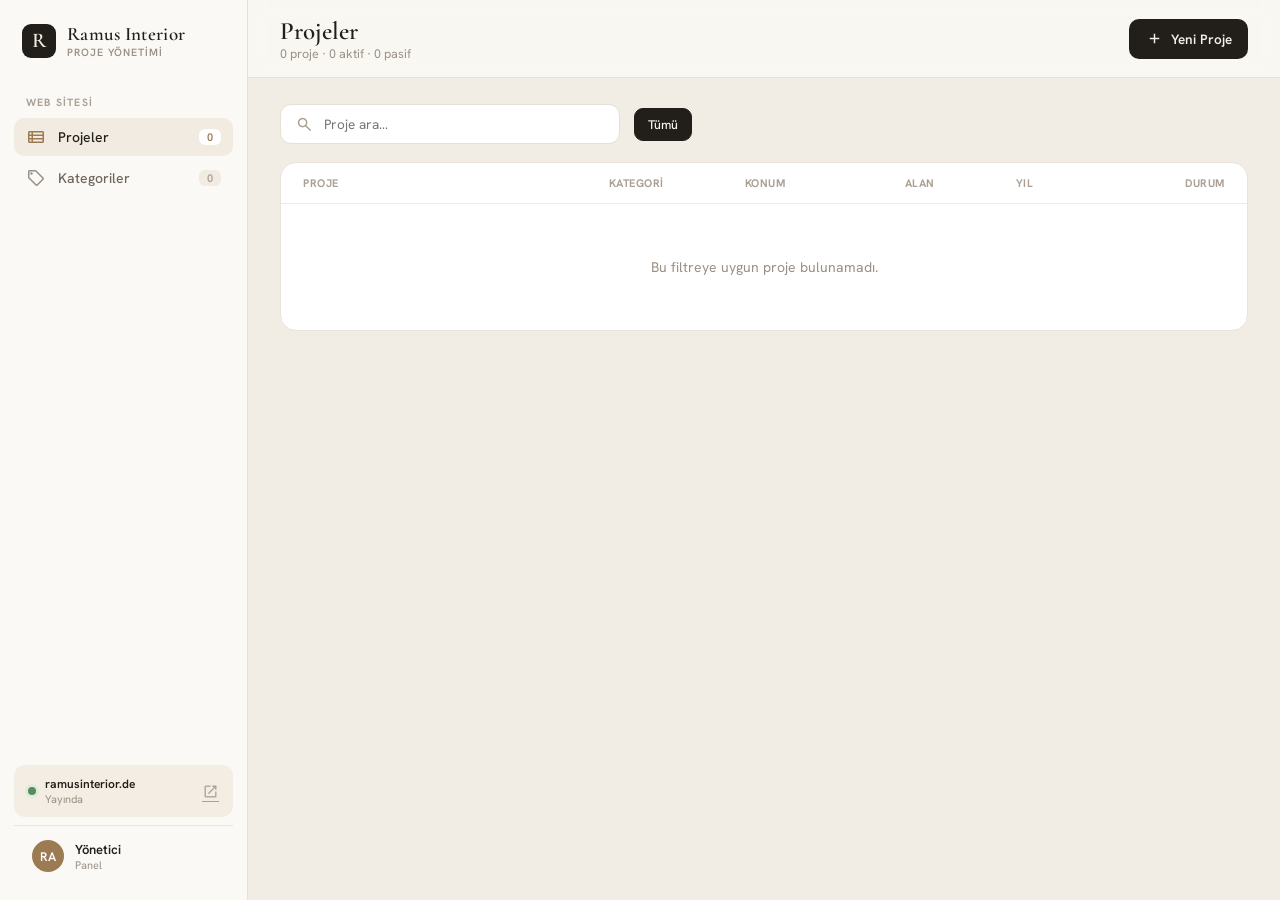
<file: admin/index.html>
<!DOCTYPE html>
<html lang="tr">
<head>
<meta charset="utf-8">
<meta name="viewport" content="width=device-width, initial-scale=1">
<title>Ramus Interior — Proje Yönetimi</title>
<link rel="icon" href="../favicon.png">
<link rel="preconnect" href="https://fonts.googleapis.com">
<link rel="preconnect" href="https://fonts.gstatic.com" crossorigin>
<link href="https://fonts.googleapis.com/css2?family=Hanken+Grotesk:wght@400;500;600;700&family=Cormorant+Garamond:wght@500;600&display=swap" rel="stylesheet">
<link rel="stylesheet" href="https://fonts.googleapis.com/css2?family=Material+Symbols+Outlined:opsz,wght,FILL,GRAD@24,400,0,0&display=block">
<link rel="stylesheet" href="admin.css">
</head>
<body>
<div class="layout">

  <aside class="sidebar">
    <div class="brand">
      <div class="brand-mark">R</div>
      <div>
        <div class="brand-name">Ramus Interior</div>
        <div class="brand-sub">Proje Yönetimi</div>
      </div>
    </div>

    <nav class="nav">
      <div class="nav-section">WEB SİTESİ</div>
      <button class="nav-item" data-action="go-list" id="nav-projects">
        <span class="icon">view_list</span>
        <span style="flex:1;">Projeler</span>
        <span class="nav-badge" id="nav-projects-badge">0</span>
      </button>
      <button class="nav-item" data-action="go-categories" id="nav-categories">
        <span class="icon">sell</span>
        <span style="flex:1;">Kategoriler</span>
        <span class="nav-badge" id="nav-categories-badge">0</span>
      </button>
    </nav>

    <div class="site-status">
      <span class="status-dot"></span>
      <div style="flex:1;">
        <div class="status-name">ramusinterior.de</div>
        <div class="status-label">Yayında</div>
      </div>
      <a href="https://ramusinterior.de" target="_blank" rel="noopener"><span class="icon">open_in_new</span></a>
    </div>

    <div class="user-chip">
      <div class="user-avatar">RA</div>
      <div>
        <div class="user-name">Yönetici</div>
        <div class="user-role">Panel</div>
      </div>
    </div>
  </aside>

  <main class="main">
    <header class="topbar" id="topbar"></header>
    <div class="content" id="content"></div>
  </main>

</div>
<div id="toast-host"></div>
<script src="admin.js"></script>
</body>
</html>
</file>
<file: admin/admin.css>
:root{
  --bg:#f1ece4; --sidebar-bg:#fbf9f5;
  --border:#e6e0d6; --border-soft:#e9e3d9; --border-softer:#f0eadf; --border-row:#f4efe6;
  --text:#221f1a; --text-soft:#6f675c; --text-mute:#9a9085; --text-faint:#aaa093;
  --accent:#9c7a54; --dark-hover:#37322b;
  --green-text:#4f6f4f; --green-bg:#e7efe6; --green-border:#cfe0cc;
  --gray-text:#8a8378; --gray-bg:#efe9df; --gray-border:#ddd5c8;
  --red-text:#a8492f; --red-bg:#fbf6f4; --red-border:#e7d3cc; --red-bg-hover:#f6ebe7;
}
*{box-sizing:border-box;}
html,body{margin:0;padding:0;height:100%;}
body{font-family:'Hanken Grotesk',system-ui,sans-serif;color:var(--text);-webkit-font-smoothing:antialiased;}
::-webkit-scrollbar{width:10px;height:10px;}
::-webkit-scrollbar-thumb{background:#ddd5c8;border-radius:8px;border:3px solid transparent;background-clip:content-box;}
::-webkit-scrollbar-thumb:hover{background:#c9bfae;background-clip:content-box;}
input,select,button,textarea{font-family:inherit;}
input:focus,select:focus{outline:none;}
[contenteditable]:focus{outline:none;}
.rt-editable h3{font-family:'Cormorant Garamond',serif;font-size:21px;font-weight:600;margin:18px 0 6px;}
.rt-editable p{margin:0 0 11px;}
.rt-editable ul{margin:0 0 11px;padding-left:20px;}
.rt-editable:empty:before{content:attr(data-ph);color:#b3aa9c;}

.icon{font-family:'Material Symbols Outlined';font-weight:400;font-style:normal;line-height:1;}

.layout{display:grid;grid-template-columns:248px 1fr;height:100vh;width:100%;background:var(--bg);overflow:hidden;}

/* SIDEBAR */
.sidebar{display:flex;flex-direction:column;background:var(--sidebar-bg);border-right:1px solid var(--border);height:100vh;overflow:hidden;}
.brand{display:flex;align-items:center;gap:11px;padding:22px 22px 20px;}
.brand-mark{width:34px;height:34px;border-radius:9px;background:var(--text);color:var(--bg);display:flex;align-items:center;justify-content:center;font-family:'Cormorant Garamond',serif;font-size:21px;font-weight:600;flex:none;}
.brand-name{font-family:'Cormorant Garamond',serif;font-size:19px;font-weight:600;letter-spacing:.3px;}
.brand-sub{font-size:10.5px;color:var(--text-mute);font-weight:600;letter-spacing:1px;text-transform:uppercase;}

.nav{flex:1;padding:6px 14px;display:flex;flex-direction:column;gap:3px;overflow-y:auto;}
.nav-section{font-size:10.5px;font-weight:700;letter-spacing:1.2px;color:var(--text-faint);padding:10px 12px 6px;}
.nav-item{display:flex;align-items:center;gap:12px;padding:9px 12px;border-radius:10px;cursor:pointer;font-size:14px;font-weight:500;border:none;width:100%;text-align:left;background:transparent;color:var(--text-soft);transition:background .15s;}
.nav-item:hover{background:#f1ebe1;}
.nav-item.on{background:#f1ebe1;color:var(--text);}
.nav-item .icon{font-size:20px;color:var(--text-mute);flex:none;}
.nav-item.on .icon{color:var(--accent);}
.nav-badge{font-size:11px;font-weight:600;color:var(--text-faint);background:#f1ebe1;border-radius:6px;padding:1px 7px;min-width:22px;text-align:center;}
.nav-item.on .nav-badge{color:var(--accent);background:#fff;}

.site-status{display:flex;align-items:center;gap:9px;padding:11px 14px;margin:6px 14px 8px;border-radius:11px;background:#f3ede3;}
.status-dot{width:8px;height:8px;border-radius:50%;background:#5a8a5f;flex:none;box-shadow:0 0 0 3px #e0ecda;}
.status-name{font-size:12px;font-weight:600;}
.status-label{font-size:11px;color:var(--text-mute);}
.site-status a{color:var(--text-faint);font-size:17px;display:flex;}

.user-chip{display:flex;align-items:center;gap:11px;padding:12px 18px;margin:0 14px 16px;border-top:1px solid #ece6db;padding-top:14px;}
.user-avatar{width:32px;height:32px;border-radius:50%;background:var(--accent);color:#fff;display:flex;align-items:center;justify-content:center;font-size:12.5px;font-weight:600;flex:none;}
.user-name{font-size:13px;font-weight:600;}
.user-role{font-size:11px;color:var(--text-mute);}

/* MAIN */
.main{display:flex;flex-direction:column;height:100vh;overflow:hidden;}
.topbar{display:flex;align-items:center;gap:16px;padding:16px 32px;border-bottom:1px solid var(--border);background:rgba(251,249,245,.85);backdrop-filter:blur(8px);flex:none;min-height:73px;}
.topbar-title{margin:0;font-family:'Cormorant Garamond',serif;font-size:25px;font-weight:600;}
.topbar-sub{font-size:12.5px;color:var(--text-mute);}
.back-btn{display:flex;align-items:center;gap:6px;background:none;border:none;cursor:pointer;color:var(--text-soft);font-size:13.5px;font-weight:500;padding:8px 10px;border-radius:9px;}
.back-btn:hover{background:#f3ede3;}

.btn{border:none;border-radius:10px;font-size:13.5px;font-weight:600;cursor:pointer;display:inline-flex;align-items:center;gap:7px;height:40px;padding:0 16px;}
.btn-dark{background:var(--text);color:#f5f1ea;}
.btn-dark:hover{background:var(--dark-hover);}
.btn-outline{border:1px solid var(--border);background:var(--sidebar-bg);color:var(--text-soft);}
.btn-outline:hover{background:#f3ede3;}

.content{flex:1;overflow-y:auto;padding:26px 32px 48px;}
.wrap-list{max-width:1120px;margin:0 auto;display:flex;flex-direction:column;gap:18px;}
.wrap-editor{max-width:1080px;margin:0 auto;display:grid;grid-template-columns:1fr 300px;gap:24px;align-items:start;}
.wrap-cats{max-width:640px;margin:0 auto;display:flex;flex-direction:column;gap:18px;}

.toolbar-row{display:flex;align-items:center;gap:14px;flex-wrap:wrap;}
.search-box{display:flex;align-items:center;gap:8px;flex:1;min-width:240px;background:#fff;border:1px solid var(--border);border-radius:11px;padding:9px 14px;max-width:340px;}
.search-box input{border:none;background:transparent;font-size:13.5px;width:100%;}
.search-box .icon{font-size:19px;color:var(--text-faint);}

.chip-row{display:flex;align-items:center;gap:8px;flex-wrap:wrap;}
.chip{border:1px solid var(--border);background:#fff;color:var(--text-soft);border-radius:9px;padding:7px 13px;font-size:12.5px;font-weight:500;cursor:pointer;}
.chip.on{border-color:var(--text);background:var(--text);color:#f5f1ea;}

.card{background:#fff;border:1px solid var(--border-soft);border-radius:16px;}
.table{overflow:hidden;}
.table-head{display:grid;grid-template-columns:2.4fr 1fr 1.2fr .8fr .7fr 110px;gap:14px;padding:13px 22px;border-bottom:1px solid var(--border-softer);font-size:11px;font-weight:700;letter-spacing:.5px;color:var(--text-faint);text-transform:uppercase;}
.table-row{display:grid;grid-template-columns:2.4fr 1fr 1.2fr .8fr .7fr 110px;gap:14px;padding:13px 22px;border-bottom:1px solid var(--border-row);align-items:center;cursor:pointer;}
.table-row:hover{background:#fcfaf6;}
.row-name{display:flex;align-items:center;gap:13px;min-width:0;}
.row-thumb{width:40px;height:40px;border-radius:9px;flex:none;background:repeating-linear-gradient(45deg,#efe9df,#efe9df 6px,#e8e0d3 6px,#e8e0d3 12px);display:flex;align-items:center;justify-content:center;overflow:hidden;}
.row-thumb img{width:100%;height:100%;object-fit:cover;}
.row-thumb .icon{font-size:18px;color:#b3aa9c;}
.row-name span.title{font-size:14px;font-weight:600;white-space:nowrap;overflow:hidden;text-overflow:ellipsis;}
.cell-meta{font-size:13px;color:var(--text-soft);}
.cat-pill{display:inline-flex;align-items:center;font-size:11px;font-weight:700;letter-spacing:.6px;text-transform:uppercase;width:max-content;}
.status-cell{display:flex;justify-content:flex-end;}
.pill-btn{display:inline-flex;align-items:center;gap:6px;padding:4px 11px;border-radius:999px;font-size:12px;font-weight:600;white-space:nowrap;width:max-content;border:none;cursor:pointer;}
.pill-btn .dot{width:6px;height:6px;border-radius:50%;background:currentColor;}
.pill-active{color:var(--green-text);background:var(--green-bg);}
.pill-passive{color:var(--gray-text);background:var(--gray-bg);}
.empty-state{padding:54px;text-align:center;color:var(--text-mute);font-size:14px;}

.editor-col{display:flex;flex-direction:column;gap:22px;}
.panel{padding:24px;display:flex;flex-direction:column;gap:18px;}
.field{display:flex;flex-direction:column;gap:7px;}
.field-label{font-size:11px;font-weight:700;letter-spacing:.8px;color:var(--text-faint);text-transform:uppercase;}
.field input,.field select{border:1px solid var(--border);background:var(--sidebar-bg);border-radius:10px;padding:11px 14px;font-size:15px;font-weight:500;width:100%;}
.field.small input,.field.small select{padding:10px 13px;font-size:13.5px;font-weight:400;}
.field-grid{display:grid;grid-template-columns:1.4fr .8fr .8fr;gap:14px;}

.panel-head{display:flex;align-items:center;justify-content:space-between;margin-bottom:14px;}
.panel-title{font-size:15px;font-weight:600;}
.panel-hint{font-size:12.5px;color:var(--text-mute);margin-top:1px;}

.gallery-grid{display:grid;grid-template-columns:repeat(4,1fr);gap:12px;}
.gallery-item{position:relative;aspect-ratio:4/3;}
.gallery-item img{width:100%;height:100%;object-fit:cover;border-radius:11px;display:block;background:#efe9df;}
.gallery-cover-badge{position:absolute;top:8px;left:8px;z-index:2;font-size:10px;font-weight:700;letter-spacing:.5px;color:#fff;background:#221f1ae6;padding:3px 8px;border-radius:6px;}
.gallery-remove{position:absolute;top:6px;right:6px;z-index:2;width:24px;height:24px;border-radius:7px;border:none;background:#221f1ae6;color:#fff;cursor:pointer;display:flex;align-items:center;justify-content:center;}
.gallery-add{aspect-ratio:4/3;border:1.5px dashed #d8cdba;background:var(--sidebar-bg);border-radius:11px;display:flex;flex-direction:column;align-items:center;justify-content:center;gap:5px;cursor:pointer;color:var(--text-mute);}
.gallery-add:hover{border-color:var(--accent);background:#f6f0e6;}
.gallery-add.dragover{border-color:var(--accent);background:#f6f0e6;}
.gallery-add span.label{font-size:12px;font-weight:600;}
.gallery-add .icon{font-size:24px;}

.lang-tabs{display:flex;gap:2px;padding:0 24px;border-bottom:1px solid var(--border-softer);}
.lang-tab{padding:10px 14px;font-size:12.5px;font-weight:600;color:var(--text-mute);border:none;background:transparent;cursor:pointer;border-bottom:2px solid transparent;}
.lang-tab.on{color:var(--text);border-bottom-color:var(--accent);}
.rt-toolbar{display:flex;align-items:center;gap:2px;padding:12px 24px;border-bottom:1px solid var(--border-softer);flex-wrap:wrap;}
.rt-btn{width:34px;height:34px;border-radius:8px;border:none;background:transparent;cursor:pointer;display:flex;align-items:center;justify-content:center;}
.rt-btn:hover{background:#f3ede3;}
.rt-btn .icon{font-size:19px;color:var(--text-soft);}
.rt-editable{padding:20px 24px 26px;min-height:220px;font-size:14.5px;line-height:1.65;color:#3a352e;}

.rail{display:flex;flex-direction:column;gap:18px;position:sticky;top:0;}
.rail .panel{padding:20px;}
.seg{display:grid;grid-template-columns:1fr 1fr;gap:8px;}
.seg-btn{border-radius:9px;padding:10px;font-size:13.5px;font-weight:600;cursor:pointer;border:1px solid var(--border);background:var(--sidebar-bg);color:var(--text-mute);}
.seg-btn.active-on{background:var(--green-bg);color:#3c6340;border-color:var(--green-border);}
.seg-btn.passive-on{background:var(--gray-bg);color:var(--text-soft);border-color:var(--gray-border);}
.status-hint{font-size:12px;color:var(--text-mute);margin-top:11px;line-height:1.5;}
.cat-manage-link{font-size:12px;color:var(--accent);font-weight:600;background:none;border:none;cursor:pointer;}
.delete-btn{display:flex;align-items:center;justify-content:center;gap:7px;border:1px solid var(--red-border);background:var(--red-bg);color:var(--red-text);border-radius:11px;padding:11px;font-size:13px;font-weight:600;cursor:pointer;width:100%;}
.delete-btn:hover{background:var(--red-bg-hover);}

.cat-add-row{padding:20px;display:flex;gap:10px;}
.cat-add-row input{flex:1;border:1px solid var(--border);background:var(--sidebar-bg);border-radius:10px;padding:11px 14px;font-size:13.5px;}
.cat-row{display:flex;align-items:center;gap:14px;padding:15px 20px;border-bottom:1px solid var(--border-row);}
.cat-icon{width:34px;height:34px;border-radius:9px;background:#f3ede3;display:flex;align-items:center;justify-content:center;flex:none;}
.cat-icon .icon{font-size:18px;color:var(--accent);}
.cat-name{font-size:14px;font-weight:600;}
.cat-usage{font-size:12px;color:var(--text-mute);}
.cat-remove{width:36px;height:36px;border-radius:9px;border:1px solid var(--red-border);background:var(--red-bg);color:var(--red-text);cursor:pointer;display:flex;align-items:center;justify-content:center;flex:none;}
.cat-remove[disabled]{border-color:#eee7dc;background:#faf7f1;color:#cabfae;cursor:not-allowed;}
.cat-edit{width:36px;height:36px;border-radius:9px;border:1px solid var(--border);background:var(--gray-bg);color:var(--text-soft);cursor:pointer;display:flex;align-items:center;justify-content:center;flex:none;}
.cat-edit:hover{background:#e9e2d4;}
.cat-row-edit{align-items:flex-start;flex-wrap:wrap;}
.cat-add-row{flex-direction:column;align-items:stretch;}
.cat-add-lang-grid{display:flex;flex-wrap:wrap;gap:10px;}
.cat-add-lang-grid .field{flex:1;min-width:110px;}

.toast{position:fixed;bottom:24px;right:24px;background:var(--text);color:#f5f1ea;padding:12px 18px;border-radius:10px;font-size:13.5px;font-weight:500;box-shadow:0 8px 24px rgba(0,0,0,.18);z-index:50;}

/* MOBILE MENU TOGGLE (hidden on desktop) */
.mobile-toggle{display:none;position:fixed;top:14px;left:14px;z-index:40;width:40px;height:40px;border-radius:10px;border:1px solid var(--border);background:var(--sidebar-bg);color:var(--text);align-items:center;justify-content:center;cursor:pointer;box-shadow:0 4px 14px rgba(0,0,0,.08);}
.sidebar-overlay{display:none;position:fixed;inset:0;background:rgba(0,0,0,.4);z-index:29;}
.sidebar-overlay.show{display:block;}

/* ───── RESPONSIVE ───── */
@media (max-width: 1024px){
  .layout{grid-template-columns:208px 1fr;}
  .wrap-editor{grid-template-columns:1fr 260px;gap:18px;}
  .gallery-grid{grid-template-columns:repeat(3,1fr);}
}

@media (max-width: 860px){
  .mobile-toggle{display:flex;}
  .layout{grid-template-columns:1fr;}
  .sidebar{position:fixed;top:0;left:0;bottom:0;width:248px;z-index:30;transform:translateX(-100%);transition:transform .25s ease;box-shadow:0 0 30px rgba(0,0,0,.15);}
  .sidebar.open{transform:translateX(0);}
  .main{width:100%;}
  .topbar{padding:16px 20px 16px 64px;flex-wrap:wrap;}
  .content{padding:20px 18px 40px;}
  .wrap-editor{grid-template-columns:1fr;}
  .rail{position:static;}
}

@media (max-width: 700px){
  .table-head{display:none;}
  .table{overflow-x:auto;}
  .table-row{grid-template-columns:1.8fr 1fr 1fr 90px;font-size:13px;}
  .table-row .cell-meta:nth-of-type(1),
  .table-row .cell-meta:nth-of-type(3){display:none;}
  .field-grid{grid-template-columns:1fr;}
  .gallery-grid{grid-template-columns:repeat(2,1fr);}
  .toolbar-row{flex-direction:column;align-items:stretch;}
  .search-box{max-width:none;}
}

@media (max-width: 480px){
  .topbar-title{font-size:21px;}
  .gallery-grid{grid-template-columns:repeat(2,1fr);gap:9px;}
  .lang-tabs{overflow-x:auto;-webkit-overflow-scrolling:touch;}
  .cat-add-lang-grid .field{min-width:140px;}
  .toast{left:16px;right:16px;bottom:16px;}
}
</file>
